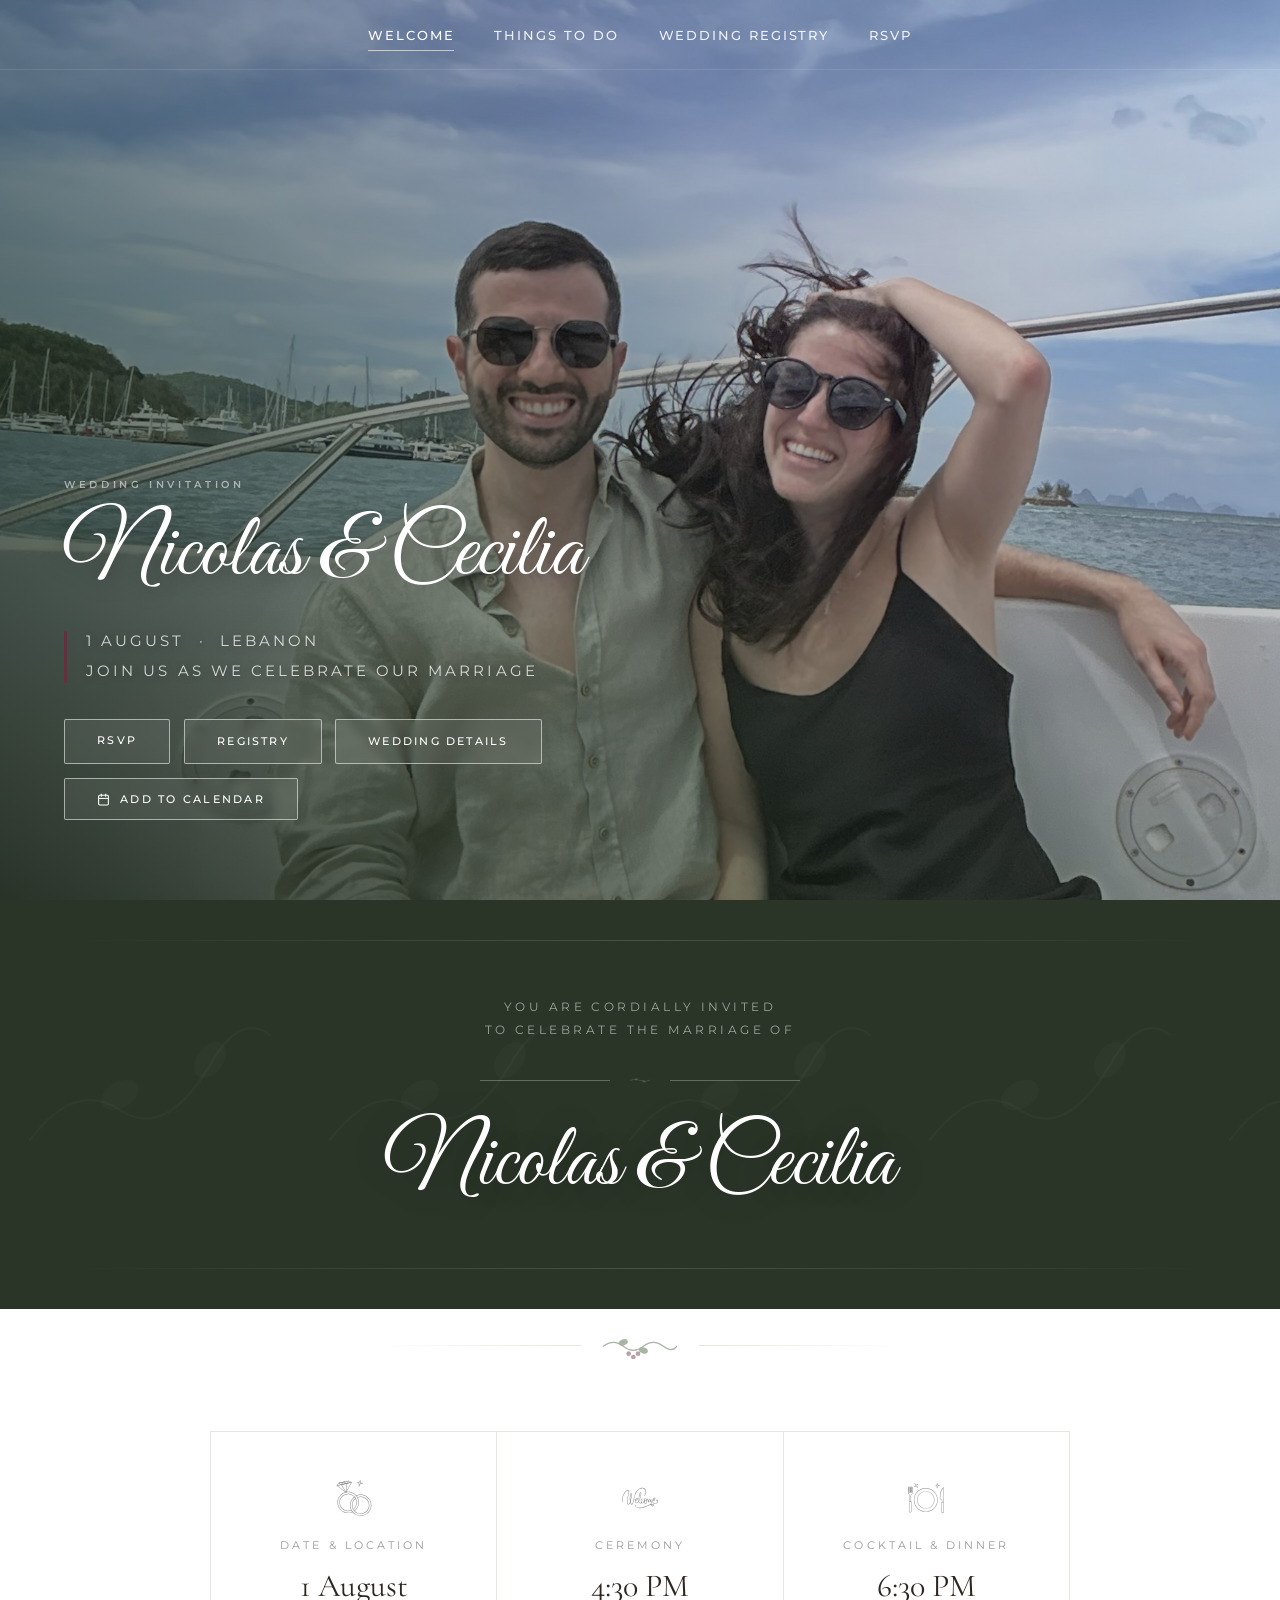
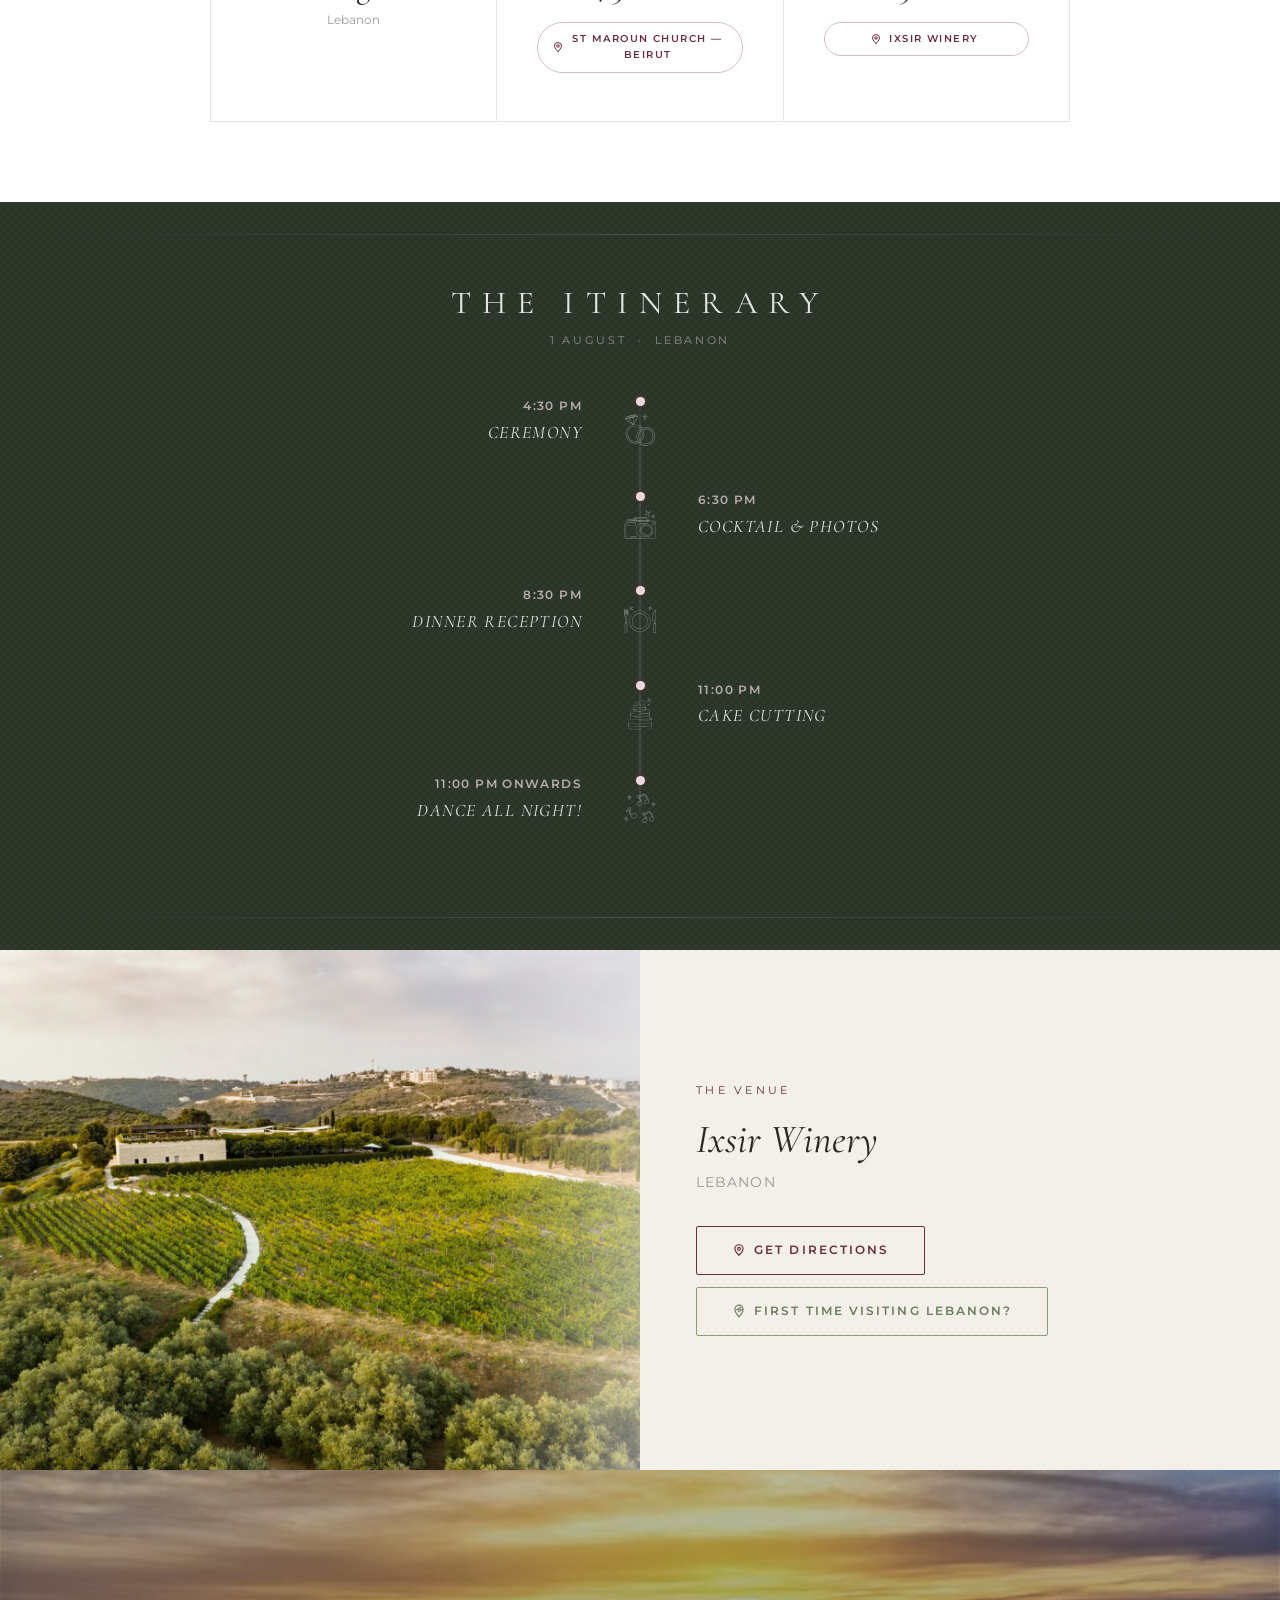
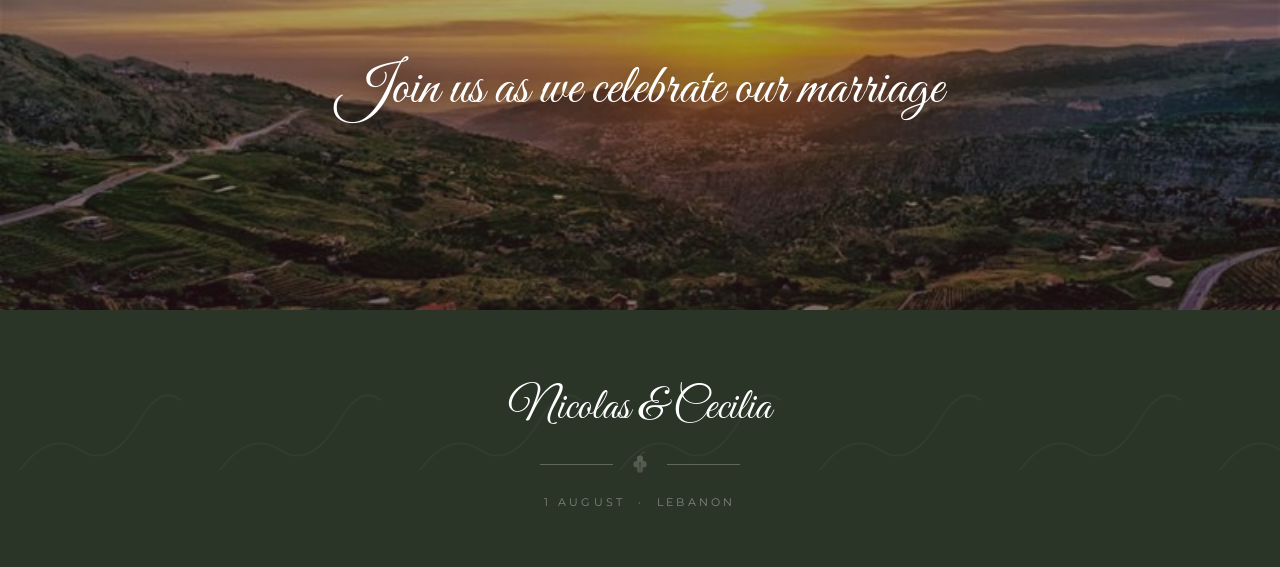
<file: index.html>
<!DOCTYPE html>
<html lang="en">
<head>
    <meta charset="UTF-8">
    <meta name="viewport" content="width=device-width, initial-scale=1.0">
    <title>Nicolas & Cecilia — Wedding</title>

    <!-- Google Fonts -->
    <link rel="preconnect" href="https://fonts.googleapis.com">
    <link rel="preconnect" href="https://fonts.gstatic.com" crossorigin>
    <link href="https://fonts.googleapis.com/css2?family=Cormorant+Garamond:ital,wght@0,400;0,600;1,400&family=Great+Vibes&family=Montserrat:wght@300;400;500;600&display=swap" rel="stylesheet">

    <!-- Stylesheets -->
    <link rel="stylesheet" href="css/style.css">

    <!-- Leaflet CSS (local copy for offline support) -->
    <link rel="stylesheet" href="css/leaflet.css">

    <style>
    /* ============================================================
       HOME PAGE — WINERY EDITION
    ============================================================ */

    /* ---- HERO (home page overrides only) ---- */
    .hero {
        background-image: url('images/Home Page/Picture 1 - Background.jpg');
        background-size: cover;
        background-position: center 30%;
    }
    /* On mobile: portrait crop + taller hero so content clears the photo */
    @media (max-width: 768px) {
        .hero {
            background-image: url('images/Home Page/Picture 1 - Mobile.jpg');
            background-position: 35% top;
            height: 100svh;
            min-height: 680px;
        }
    }
    /* Winery-toned overlay: deep forest-green bottom-left → wine dark */
    .hero::before {
        background: linear-gradient(
            to top right,
            rgba(22, 32, 18, 0.88) 0%,
            rgba(32, 44, 28, 0.55) 38%,
            rgba(46, 18, 28, 0.22) 70%,
            rgba(22, 14, 10, 0.04) 100%
        );
    }

    .btn-outline-white {
        display: inline-block;
        font-family: var(--font-body);
        font-size: 0.7rem;
        font-weight: 500;
        letter-spacing: 0.2em;
        text-transform: uppercase;
        padding: 0.8rem 2rem;
        border: 1px solid rgba(255,255,255,0.55);
        color: #fff;
        border-radius: 2px;
        transition: all 0.35s;
        text-decoration: none;
        cursor: pointer;
        background: rgba(255,255,255,0.07);
        backdrop-filter: blur(4px);
        -webkit-backdrop-filter: blur(4px);
    }
    .btn-outline-white:hover {
        background: rgba(255,255,255,0.2);
        border-color: rgba(255,255,255,0.9);
        color: #fff;
    }


    /* ---- SECTION 2: INVITATION (elegant typographic panel) ---- */
    .invitation-section {
        background-color: var(--forest);
        background-image: url("data:image/svg+xml,%3Csvg xmlns='http://www.w3.org/2000/svg' width='300' height='300'%3E%3Cpath d='M30 240 Q75 180 120 210 Q165 240 210 165 Q240 112 270 135' stroke='rgba(255,255,255,0.025)' stroke-width='2' fill='none' stroke-linecap='round'/%3E%3Cellipse cx='120' cy='195' rx='20' ry='13' transform='rotate(-30 120 195)' fill='rgba(255,255,255,0.02)'/%3E%3Cellipse cx='210' cy='160' rx='20' ry='13' transform='rotate(-55 210 160)' fill='rgba(255,255,255,0.02)'/%3E%3C/svg%3E");
        background-size: 300px 300px;
        padding: 6rem 2rem;
        text-align: center;
        color: #fff;
        position: relative;
    }

    .invitation-section::before {
        content: '';
        position: absolute;
        top: 2.5rem; left: 4rem; right: 4rem;
        height: 1px;
        background: linear-gradient(to right, transparent, rgba(255,255,255,0.15), transparent);
    }
    .invitation-section::after {
        content: '';
        position: absolute;
        bottom: 2.5rem; left: 4rem; right: 4rem;
        height: 1px;
        background: linear-gradient(to right, transparent, rgba(255,255,255,0.15), transparent);
    }

    .invitation-inner {
        max-width: 680px;
        margin: 0 auto;
    }

    .invitation-lead {
        font-family: var(--font-body);
        font-size: 0.72rem;
        letter-spacing: 0.3em;
        text-transform: uppercase;
        color: rgba(255,255,255,0.55);
        margin-bottom: 2.2rem;
        line-height: 2;
    }

    .invitation-names {
        font-family: var(--font-script);
        font-size: clamp(3.5rem, 8vw, 5.5rem);
        color: #fff;
        line-height: 1.1;
        text-shadow: 0 2px 30px rgba(0,0,0,0.25);
    }

    /* Vine ornament between text and names */
    .invitation-ornament {
        display: flex;
        align-items: center;
        justify-content: center;
        gap: 1.2rem;
        margin: 1.8rem auto 2rem;
        max-width: 320px;
        opacity: 0.45;
    }
    .invitation-ornament::before,
    .invitation-ornament::after {
        content: '';
        flex: 1;
        height: 1px;
        background: rgba(255,255,255,0.6);
    }
    .invitation-ornament svg {
        width: 22px;
        flex-shrink: 0;
    }


    /* ---- SECTION 3: VINE SEPARATOR (between sections) ---- */
    .vine-divider {
        display: flex;
        align-items: center;
        justify-content: center;
        gap: 1.2rem;
        padding: 0.5rem 2rem;
        background: var(--warm-white);
    }
    .vine-divider::before,
    .vine-divider::after {
        content: '';
        flex: 1;
        max-width: 200px;
        height: 1px;
        background: linear-gradient(to right, transparent, var(--border-light));
    }
    .vine-divider::after {
        background: linear-gradient(to left, transparent, var(--border-light));
    }
    .vine-divider svg {
        width: 48px;
        flex-shrink: 0;
        opacity: 0.55;
    }


    /* ---- SECTION 3: INFO CARDS ---- */
    .info-cards-section {
        background: var(--warm-white);
        padding: 3rem 2rem 5rem;
    }

    .info-cards {
        display: flex;
        gap: 0;
        justify-content: center;
        flex-wrap: wrap;
        margin-top: 0;
        border: 1px solid var(--border-light);
        max-width: 860px;
        margin: 0 auto;
    }

    .info-card {
        text-align: center;
        padding: 3rem 2.5rem;
        min-width: 240px;
        flex: 1;
        border-right: 1px solid var(--border-light);
        position: relative;
    }
    .info-card:last-child { border-right: none; }

    .info-card .card-icon {
        width: 36px;
        height: 36px;
        margin: 0 auto 1.3rem;
        opacity: 0.6;
    }

    .info-card .card-label {
        font-family: var(--font-body);
        font-size: 0.68rem;
        letter-spacing: 0.28em;
        text-transform: uppercase;
        color: var(--text-light);
        margin-bottom: 0.7rem;
    }

    .info-card .card-value {
        font-family: var(--font-heading);
        font-size: 2rem;
        color: var(--text-dark);
        line-height: 1.25;
        font-weight: 400;
    }

    .info-card .card-sub {
        font-family: var(--font-body);
        font-size: 0.78rem;
        color: var(--text-light);
        margin-top: 0.3rem;
    }

    /* Sleek pill location button */
    .card-place-btn {
        display: inline-flex;
        align-items: center;
        gap: 0.45rem;
        font-family: var(--font-body);
        font-size: 0.65rem;
        font-weight: 600;
        letter-spacing: 0.14em;
        text-transform: uppercase;
        color: var(--wine);
        background: transparent;
        border: 1px solid rgba(107,45,62,0.3);
        border-radius: 50px;
        padding: 0.5rem 1.1rem 0.5rem 0.85rem;
        margin-top: 1rem;
        transition: background 0.25s, border-color 0.25s, color 0.25s;
        text-decoration: none;
    }
    .card-place-btn svg {
        width: 12px;
        height: 12px;
        flex-shrink: 0;
    }
    .card-place-btn:hover {
        background: var(--wine);
        border-color: var(--wine);
        color: #fff;
    }
    .card-place-btn:hover svg path { stroke: #fff; }


    /* ---- MAPS SECTION ---- */
    .maps-section {
        background: var(--parchment);
        background-image:
            repeating-linear-gradient(45deg,  rgba(0,0,0,0.01) 0, rgba(0,0,0,0.01) 1px, transparent 0, transparent 50%),
            repeating-linear-gradient(-45deg, rgba(0,0,0,0.01) 0, rgba(0,0,0,0.01) 1px, transparent 0, transparent 50%);
        background-size: 8px 8px;
        padding: 4rem 2rem;
    }

    .maps-grid {
        display: grid;
        grid-template-columns: 1fr 1fr;
        gap: 2rem;
        max-width: 1100px;
        margin: 0 auto;
    }

    .map-card {
        background: #fff;
        box-shadow:
            0 0 0 1px rgba(107,45,62,0.12),
            0 4px 24px rgba(0,0,0,0.06);
        overflow: hidden;
        display: flex;
        flex-direction: column;
    }

    .map-card-label {
        padding: 1.5rem 1.8rem 1.2rem;
        border-bottom: 1px solid var(--border-light);
    }

    .map-card-tag {
        display: inline-block;
        font-family: var(--font-body);
        font-size: 0.62rem;
        font-weight: 600;
        letter-spacing: 0.2em;
        text-transform: uppercase;
        color: var(--wine);
        background: rgba(107,45,62,0.07);
        border-radius: 50px;
        padding: 0.25rem 0.75rem;
        margin-bottom: 0.6rem;
    }

    .map-card-title {
        font-family: var(--font-heading);
        font-size: 1.4rem;
        color: var(--text-dark);
        font-style: italic;
        margin-bottom: 0.2rem;
    }

    .map-card-sub {
        font-family: var(--font-body);
        font-size: 0.73rem;
        color: var(--text-light);
        letter-spacing: 0.06em;
    }

    .map-embed {
        height: 300px;
        position: relative;
        overflow: hidden;
        flex: 1;
        /* Override default Leaflet link colour to match site theme */
    }

    /* Leaflet attribution link colour */
    .map-embed .leaflet-control-attribution a {
        color: var(--wine) !important;
    }

    .map-card-btn {
        display: block;
        text-align: center;
        font-family: var(--font-body);
        font-size: 0.68rem;
        font-weight: 600;
        letter-spacing: 0.16em;
        text-transform: uppercase;
        color: var(--wine);
        padding: 0.9rem 1.5rem;
        border-top: 1px solid var(--border-light);
        transition: background 0.25s, color 0.25s;
        text-decoration: none;
    }

    .map-card-btn:hover {
        background: var(--wine);
        color: #fff;
    }

    @media (max-width: 768px) {
        .maps-grid { grid-template-columns: 1fr; gap: 1.5rem; }
        .map-embed { height: 240px; }
        .maps-section { padding: 3rem 1.5rem; }
    }


    /* ---- SECTION 4: ITINERARY (winery cellar feel) ---- */
    .itinerary-section {
        background-color: var(--forest);
        /* Subtle linen cross-hatch — matches the parchment section texture above */
        background-image:
            repeating-linear-gradient(45deg,  rgba(255,255,255,0.025) 0, rgba(255,255,255,0.025) 1px, transparent 0, transparent 50%),
            repeating-linear-gradient(-45deg, rgba(255,255,255,0.025) 0, rgba(255,255,255,0.025) 1px, transparent 0, transparent 50%);
        background-size: 8px 8px;
        padding: 5rem 2rem;
        position: relative;
    }

    /* Thin top/bottom border inside the section */
    .itinerary-section::before {
        content: '';
        position: absolute;
        top: 2rem; left: 3rem; right: 3rem;
        height: 1px;
        background: linear-gradient(to right, transparent, rgba(255,255,255,0.12), transparent);
    }
    .itinerary-section::after {
        content: '';
        position: absolute;
        bottom: 2rem; left: 3rem; right: 3rem;
        height: 1px;
        background: linear-gradient(to right, transparent, rgba(255,255,255,0.12), transparent);
    }

    /* Section heading styled like a winery program title */
    .itinerary-heading {
        font-family: var(--font-heading);
        font-size: clamp(1.4rem, 3vw, 2rem);
        letter-spacing: 0.35em;
        text-transform: uppercase;
        color: rgba(255,255,255,0.88);
        text-align: center;
        margin-bottom: 0.5rem;
    }
    .itinerary-subheading {
        font-family: var(--font-body);
        font-size: 0.68rem;
        letter-spacing: 0.25em;
        text-transform: uppercase;
        color: rgba(232,213,217,0.55);
        text-align: center;
        margin-bottom: 3rem;
    }

    /* Timeline */
    .itinerary-timeline {
        position: relative;
        max-width: 780px;
        margin: 0 auto;
    }
    .itinerary-timeline::before {
        content: '';
        position: absolute;
        top: 0; bottom: 0;
        left: 50%;
        transform: translateX(-50%);
        width: 1px;
        background: linear-gradient(to bottom, transparent, rgba(255,255,255,0.18) 8%, rgba(255,255,255,0.18) 92%, transparent);
    }

    .timeline-row {
        display: grid;
        grid-template-columns: 1fr 52px 1fr;
        align-items: center;
        margin-bottom: 2.8rem;
    }
    .timeline-left  { text-align: right; padding-right: 2rem; }
    .timeline-right { text-align: left;  padding-left:  2rem; }

    .timeline-center {
        display: flex;
        flex-direction: column;
        align-items: center;
        gap: 0.5rem;
        position: relative;
        z-index: 2;
    }
    .timeline-dot {
        width: 9px; height: 9px;
        border-radius: 50%;
        background: var(--wine-light);
        border: 2px solid rgba(255,255,255,0.2);
        box-shadow: 0 0 0 2px rgba(107,45,62,0.4);
        flex-shrink: 0;
    }
    .timeline-icon {
        width: 32px; height: 32px;
        object-fit: contain;
        opacity: 0.45;
        filter: brightness(0) invert(1);
    }

    .timeline-time {
        font-family: var(--font-body);
        font-size: 0.72rem;
        font-weight: 600;
        letter-spacing: 0.12em;
        color: rgba(232,213,217,0.75);
        text-transform: uppercase;
        margin-bottom: 0.2rem;
    }
    .timeline-label {
        font-family: var(--font-heading);
        font-size: 1.1rem;
        letter-spacing: 0.08em;
        text-transform: uppercase;
        color: rgba(255,255,255,0.88);
        font-style: italic;
    }


    /* ---- SECTION 5: VENUE ---- */
    .venue-section {
        display: grid;
        grid-template-columns: 1fr 1fr;
        min-height: 520px;
    }
    .venue-img {
        background: url('images/Home Page/winery.webp') center/cover no-repeat;
        min-height: 420px;
        position: relative;
    }
    /* Subtle wine-toned edge vignette on venue photo */
    .venue-img::after {
        content: '';
        position: absolute;
        inset: 0;
        background: linear-gradient(to right, transparent 75%, rgba(250,248,245,0.5));
    }
    .venue-info {
        display: flex;
        flex-direction: column;
        justify-content: center;
        padding: 4rem 3.5rem;
        background: var(--parchment);
        background-image:
            repeating-linear-gradient(45deg,  rgba(0,0,0,0.01) 0, rgba(0,0,0,0.01) 1px, transparent 0, transparent 50%),
            repeating-linear-gradient(-45deg, rgba(0,0,0,0.01) 0, rgba(0,0,0,0.01) 1px, transparent 0, transparent 50%);
        background-size: 8px 8px;
    }
    .venue-info h2 {
        font-family: var(--font-body);
        font-size: 0.68rem;
        letter-spacing: 0.3em;
        text-transform: uppercase;
        color: var(--wine);
        margin-bottom: 1rem;
    }
    .venue-info h3 {
        font-family: var(--font-heading);
        font-size: 2.5rem;
        margin-bottom: 0.4rem;
        color: var(--text-dark);
        font-style: italic;
    }
    .venue-info p {
        color: var(--text-light);
        margin-bottom: 2rem;
        letter-spacing: 0.08em;
        font-size: 0.85rem;
        text-transform: uppercase;
    }
    .btn-directions {
        display: inline-flex;
        align-items: center;
        gap: 0.5rem;
        font-family: var(--font-body);
        font-size: 0.72rem;
        font-weight: 600;
        letter-spacing: 0.18em;
        text-transform: uppercase;
        padding: 0.9rem 2.2rem;
        border: 1px solid var(--wine);
        color: var(--wine);
        border-radius: 2px;
        transition: all 0.3s;
        text-decoration: none;
        cursor: pointer;
        width: fit-content;
    }
    .btn-directions:hover {
        background: var(--wine);
        color: #fff;
    }
    .btn-directions-outline {
        background: transparent;
        color: var(--sage-dark);
        border-color: var(--sage);
    }
    .btn-directions-outline:hover {
        background: var(--sage-dark);
        border-color: var(--sage-dark);
        color: #fff;
    }

    /* ---- ADD TO CALENDAR MODAL ---- */
    .cal-modal {
        position: fixed;
        inset: 0;
        z-index: 2000;
        display: flex;
        align-items: center;
        justify-content: center;
        padding: 1.5rem;
    }
    .cal-modal[hidden] { display: none; }

    .cal-modal-backdrop {
        position: absolute;
        inset: 0;
        background: rgba(20, 14, 10, 0.65);
        backdrop-filter: blur(6px);
        -webkit-backdrop-filter: blur(6px);
        animation: calFadeIn 0.22s ease both;
    }

    .cal-modal-card {
        position: relative;
        z-index: 1;
        background: var(--cream);
        border-radius: 16px;
        box-shadow:
            0 0 0 1px rgba(107,45,62,0.1),
            0 24px 80px rgba(0,0,0,0.28);
        width: 100%;
        max-width: 420px;
        overflow: hidden;
        animation: calSlideUp 0.28s cubic-bezier(0.22,1,0.36,1) both;
    }

    .cal-modal-close {
        position: absolute;
        top: 1rem;
        right: 1rem;
        background: rgba(0,0,0,0.06);
        border: none;
        border-radius: 50%;
        width: 32px;
        height: 32px;
        display: flex;
        align-items: center;
        justify-content: center;
        cursor: pointer;
        color: var(--text-medium);
        transition: background 0.2s, color 0.2s;
        z-index: 2;
    }
    .cal-modal-close:hover {
        background: rgba(107,45,62,0.1);
        color: var(--wine);
    }

    .cal-modal-header {
        background: var(--forest);
        background-image:
            repeating-linear-gradient(45deg,  rgba(255,255,255,0.025) 0, rgba(255,255,255,0.025) 1px, transparent 0, transparent 50%),
            repeating-linear-gradient(-45deg, rgba(255,255,255,0.025) 0, rgba(255,255,255,0.025) 1px, transparent 0, transparent 50%);
        background-size: 8px 8px;
        padding: 2.2rem 2rem 1.8rem;
        text-align: center;
        color: #fff;
    }

    .cal-modal-icon {
        width: 44px;
        height: 44px;
        background: rgba(255,255,255,0.12);
        border-radius: 10px;
        display: flex;
        align-items: center;
        justify-content: center;
        margin: 0 auto 1rem;
        color: rgba(255,255,255,0.9);
    }
    .cal-modal-icon svg { width: 22px; height: 22px; }

    .cal-modal-title {
        font-family: var(--font-heading);
        font-size: 0.7rem;
        font-weight: 600;
        letter-spacing: 0.28em;
        text-transform: uppercase;
        color: rgba(255,255,255,0.5);
        margin-bottom: 0.4rem;
    }
    .cal-modal-event {
        font-family: var(--font-script);
        font-size: 2rem;
        color: #fff;
        line-height: 1.2;
        margin-bottom: 0.5rem;
    }
    .cal-modal-meta {
        font-family: var(--font-body);
        font-size: 0.72rem;
        letter-spacing: 0.14em;
        text-transform: uppercase;
        color: rgba(255,255,255,0.5);
    }

    .cal-modal-options {
        padding: 1rem 0;
    }

    .cal-modal-btn {
        display: flex;
        align-items: center;
        gap: 1rem;
        width: 100%;
        padding: 0.9rem 1.5rem;
        background: transparent;
        border: none;
        cursor: pointer;
        text-align: left;
        text-decoration: none;
        color: var(--text-dark);
        transition: background 0.18s;
        border-top: 1px solid var(--border-light);
    }
    .cal-modal-btn:first-child { border-top: none; }
    .cal-modal-btn:hover {
        background: rgba(107,45,62,0.04);
    }
    .cal-modal-btn strong {
        display: block;
        font-family: var(--font-body);
        font-size: 0.88rem;
        font-weight: 600;
        color: var(--text-dark);
        letter-spacing: 0.02em;
    }
    .cal-modal-btn small {
        font-family: var(--font-body);
        font-size: 0.72rem;
        color: var(--text-light);
        letter-spacing: 0.02em;
    }
    .cal-modal-btn:hover strong { color: var(--wine); }
    .cal-arrow { margin-left: auto; color: var(--text-light); flex-shrink: 0; }
    .cal-modal-btn:hover .cal-arrow { color: var(--wine); }

    @keyframes calFadeIn  { from { opacity: 0; } to { opacity: 1; } }
    @keyframes calSlideUp { from { opacity: 0; transform: translateY(24px) scale(0.97); } to { opacity: 1; transform: translateY(0) scale(1); } }

    /* ---- INFO CARDS — equal button widths ---- */
    .info-card .card-place-btn {
        width: 100%;
        justify-content: center;
    }


    /* ---- PHOTO STRIP ---- */
    .photo-strip {
        height: 440px;
        background-size: cover;
        background-position: center;
        background-repeat: no-repeat;
        position: relative;
        display: flex;
        align-items: center;
        justify-content: center;
    }
    .photo-strip::before {
        content: '';
        position: absolute; inset: 0;
        background: linear-gradient(
            to bottom,
            rgba(32,44,28,0.3) 0%,
            rgba(46,18,28,0.55) 100%
        );
    }
    .photo-strip-content {
        position: relative;
        z-index: 2;
        text-align: center;
        padding: 0 2rem;
    }
    .photo-strip-text {
        color: #fff;
        font-family: var(--font-script);
        font-size: clamp(2.2rem, 5vw, 3.5rem);
        text-shadow: 0 2px 20px rgba(0,0,0,0.4);
        line-height: 1.3;
    }
    .photo-strip-sub {
        font-family: var(--font-body);
        font-size: 0.68rem;
        letter-spacing: 0.3em;
        text-transform: uppercase;
        color: rgba(255,255,255,0.65);
        margin-top: 1rem;
    }


    /* ---- FOOTER ---- */
    .site-footer {
        background: var(--forest);
        background-image: url("data:image/svg+xml,%3Csvg xmlns='http://www.w3.org/2000/svg' width='200' height='200'%3E%3Cpath d='M20 160 Q50 120 80 140 Q110 160 140 110 Q160 75 180 90' stroke='rgba(255,255,255,0.03)' stroke-width='1.8' fill='none' stroke-linecap='round'/%3E%3C/svg%3E");
        background-size: 200px 200px;
        color: rgba(255,255,255,0.85);
        text-align: center;
        padding: 4.5rem 2rem 3.5rem;
    }
    .footer-script {
        font-family: var(--font-script);
        font-size: 2.8rem;
        color: #fff;
        margin-bottom: 0.5rem;
        line-height: 1.2;
    }
    .footer-ornament {
        display: flex;
        align-items: center;
        justify-content: center;
        gap: 1rem;
        margin: 1rem auto;
        max-width: 200px;
    }
    .footer-ornament::before,
    .footer-ornament::after {
        content: '';
        flex: 1;
        height: 1px;
        background: rgba(255,255,255,0.25);
    }
    .footer-ornament svg {
        width: 22px;
        opacity: 0.5;
    }
    .footer-date {
        font-family: var(--font-body);
        font-size: 0.68rem;
        letter-spacing: 0.3em;
        text-transform: uppercase;
        color: rgba(255,255,255,0.4);
        margin-top: 0.5rem;
    }


    /* ---- RESPONSIVE ---- */
    @media (max-width: 768px) {
        .venue-section { grid-template-columns: 1fr; }
        .venue-img { min-height: 280px; }
        .venue-img::after { background: linear-gradient(to bottom, transparent 80%, rgba(250,248,245,0.5)); }
        .venue-info { padding: 2.5rem 1.5rem; }

        .photo-strip { height: 280px; }

        .info-cards {
            flex-direction: column;
            border: none;
            gap: 0;
        }
        .info-card {
            border-right: none;
            border-bottom: 1px solid var(--border-light);
            padding: 2rem 1.5rem;
        }
        .info-card:last-child { border-bottom: none; }

        .invitation-section { padding: 4rem 1.5rem; }
        .invitation-section::before,
        .invitation-section::after { left: 1.5rem; right: 1.5rem; }

        /* Timeline stacks left on mobile */
        .itinerary-timeline::before { left: 26px; transform: none; }
        .timeline-row {
            display: flex;
            align-items: center;
            margin-bottom: 2rem;
        }
        .timeline-center { order: 1; flex-shrink: 0; width: 52px; }
        .timeline-left,
        .timeline-right { order: 2; text-align: left; padding-left: 1rem; padding-right: 0; }
        .timeline-empty { display: none; }

        .itinerary-section::before,
        .itinerary-section::after { left: 1.5rem; right: 1.5rem; }
    }

    @media (max-width: 480px) {
        .photo-strip { height: 220px; }
        .photo-strip-text { font-size: 2rem; }
    }
    </style>
</head>
<body>
    <!-- Navigation -->
    <nav class="site-nav" id="site-nav">
        <button class="nav-toggle" aria-label="Toggle navigation" aria-expanded="false">
            <span></span><span></span><span></span>
        </button>
        <ul class="nav-links">
            <li><a href="index.html">Welcome</a></li>
            <li><a href="travel.html">Things to Do</a></li>
            <li><a href="registry.html">Wedding Registry</a></li>
            <li><a href="rsvp.html">RSVP</a></li>
        </ul>
    </nav>

    <main>

        <!-- ==================== SECTION 1: HERO ==================== -->
        <section class="hero">
            <div class="hero-content">
                <span class="hero-page-label">Wedding Invitation</span>
                <h1 class="script-heading">Nicolas &amp; Cecilia</h1>
                <div class="hero-accent-block">
                    <div class="hero-accent-line"></div>
                    <div class="hero-subtitle-block">
                        <p>1 August &nbsp;·&nbsp; Lebanon</p>
                        <p>Join us as we celebrate our marriage</p>
                    </div>
                </div>
                <div class="hero-cta">
                    <a href="rsvp.html" class="btn-outline-white">RSVP</a>
                    <a href="registry.html" class="btn-outline-white">Registry</a>
                    <a href="#wedding-details" class="btn-outline-white">Wedding Details</a>
                    <button class="btn-outline-white" id="cal-trigger" onclick="openCalModal()">
                        <svg viewBox="0 0 24 24" fill="none" xmlns="http://www.w3.org/2000/svg" style="width:13px;height:13px;vertical-align:middle;margin-right:5px;flex-shrink:0;">
                            <rect x="3" y="4" width="18" height="18" rx="2" stroke="currentColor" stroke-width="2"/>
                            <line x1="16" y1="2" x2="16" y2="6" stroke="currentColor" stroke-width="2" stroke-linecap="round"/>
                            <line x1="8" y1="2" x2="8" y2="6" stroke="currentColor" stroke-width="2" stroke-linecap="round"/>
                            <line x1="3" y1="10" x2="21" y2="10" stroke="currentColor" stroke-width="2"/>
                        </svg>
                        Add to Calendar
                    </button>
                </div>
            </div>
        </section>


        <!-- ==================== SECTION 2: INVITATION ==================== -->
        <section class="invitation-section">
            <div class="invitation-inner fade-in">

                <p class="invitation-lead">You are cordially invited<br>to celebrate the marriage of</p>

                <!-- Vine ornament divider -->
                <div class="invitation-ornament">
                    <svg viewBox="0 0 80 24" xmlns="http://www.w3.org/2000/svg" fill="none">
                        <path d="M5 12 Q20 4 40 12 Q60 20 75 12" stroke="rgba(255,255,255,0.7)" stroke-width="1.4" stroke-linecap="round"/>
                        <ellipse cx="26" cy="8" rx="6" ry="4" transform="rotate(-20 26 8)" fill="rgba(255,255,255,0.25)"/>
                        <ellipse cx="54" cy="16" rx="6" ry="4" transform="rotate(20 54 16)" fill="rgba(255,255,255,0.25)"/>
                    </svg>
                </div>

                <p class="invitation-names">Nicolas &amp; Cecilia</p>

            </div>
        </section>


        <!-- Vine divider between sections -->
        <div class="vine-divider" style="background:var(--warm-white); padding: 1.5rem 2rem;">
            <svg viewBox="0 0 120 40" xmlns="http://www.w3.org/2000/svg" fill="none" style="width:80px;opacity:0.45;">
                <path d="M5 20 Q20 8 35 20 Q50 32 65 20 Q80 8 95 20 Q108 30 115 20" stroke="#3d5c38" stroke-width="1.8" stroke-linecap="round"/>
                <ellipse cx="35" cy="14" rx="7" ry="4.5" transform="rotate(-20 35 14)" fill="#3d5c38"/>
                <ellipse cx="65" cy="26" rx="7" ry="4.5" transform="rotate(20 65 26)" fill="#3d5c38"/>
                <circle cx="50" cy="36" r="3.5" fill="#6b2d3e"/>
                <circle cx="57" cy="31" r="3.5" fill="#6b2d3e"/>
                <circle cx="43" cy="31" r="3.5" fill="#6b2d3e"/>
            </svg>
        </div>


        <!-- ==================== SECTION 3: DATE / CEREMONY / DINNER ==================== -->
        <section class="info-cards-section" id="wedding-details">
            <div class="info-cards">

                <!-- Date & Location -->
                <div class="info-card">
                    <img src="images/Rings.svg" alt="Date" class="card-icon">
                    <p class="card-label">Date &amp; Location</p>
                    <p class="card-value">1 August</p>
                    <p class="card-sub">Lebanon</p>
                </div>

                <!-- Ceremony -->
                <div class="info-card">
                    <img src="images/Welcome.svg" alt="Ceremony" class="card-icon">
                    <p class="card-label">Ceremony</p>
                    <p class="card-value">4:30 PM</p>
                    <a href="https://maps.app.goo.gl/B5763VcUenxgmd44A" target="_blank" class="card-place-btn">
                        <svg viewBox="0 0 24 24" fill="none" xmlns="http://www.w3.org/2000/svg">
                            <path d="M12 21s-7-6.5-7-11a7 7 0 0 1 14 0c0 4.5-7 11-7 11z" stroke="currentColor" stroke-width="2" stroke-linecap="round"/>
                            <circle cx="12" cy="10" r="2.5" stroke="currentColor" stroke-width="2"/>
                        </svg>
                        St Maroun Church — Beirut
                    </a>
                </div>

                <!-- Cocktail & Dinner -->
                <div class="info-card">
                    <img src="images/Dinner.svg" alt="Dinner" class="card-icon">
                    <p class="card-label">Cocktail &amp; Dinner</p>
                    <p class="card-value">6:30 PM</p>
                    <a href="https://maps.app.goo.gl/fbhv8z9wLBR5VeKf6" target="_blank" class="card-place-btn">
                        <svg viewBox="0 0 24 24" fill="none" xmlns="http://www.w3.org/2000/svg">
                            <path d="M12 21s-7-6.5-7-11a7 7 0 0 1 14 0c0 4.5-7 11-7 11z" stroke="currentColor" stroke-width="2" stroke-linecap="round"/>
                            <circle cx="12" cy="10" r="2.5" stroke="currentColor" stroke-width="2"/>
                        </svg>
                        Ixsir Winery
                    </a>
                </div>

            </div>
        </section>


        <!-- ==================== SECTION 4: ITINERARY ==================== -->
        <section class="itinerary-section">
            <div class="section-content">
                <h2 class="itinerary-heading">The Itinerary</h2>
                <p class="itinerary-subheading">1 August &nbsp;·&nbsp; Lebanon</p>

                <div class="itinerary-timeline">

                    <!-- Ceremony — LEFT -->
                    <div class="timeline-row left-item">
                        <div class="timeline-left">
                            <p class="timeline-time">4:30 PM</p>
                            <p class="timeline-label">Ceremony</p>
                        </div>
                        <div class="timeline-center">
                            <div class="timeline-dot"></div>
                            <img src="images/Rings.svg" alt="" class="timeline-icon">
                        </div>
                        <div class="timeline-empty"></div>
                    </div>

                    <!-- Cocktail & Photos — RIGHT -->
                    <div class="timeline-row right-item">
                        <div class="timeline-empty"></div>
                        <div class="timeline-center">
                            <div class="timeline-dot"></div>
                            <img src="images/Camera.svg" alt="" class="timeline-icon">
                        </div>
                        <div class="timeline-right">
                            <p class="timeline-time">6:30 PM</p>
                            <p class="timeline-label">Cocktail &amp; Photos</p>
                        </div>
                    </div>

                    <!-- Dinner Reception — LEFT -->
                    <div class="timeline-row left-item">
                        <div class="timeline-left">
                            <p class="timeline-time">8:30 PM</p>
                            <p class="timeline-label">Dinner Reception</p>
                        </div>
                        <div class="timeline-center">
                            <div class="timeline-dot"></div>
                            <img src="images/Dinner.svg" alt="" class="timeline-icon">
                        </div>
                        <div class="timeline-empty"></div>
                    </div>

                    <!-- Cake Cutting — RIGHT -->
                    <div class="timeline-row right-item">
                        <div class="timeline-empty"></div>
                        <div class="timeline-center">
                            <div class="timeline-dot"></div>
                            <img src="images/Cake.svg" alt="" class="timeline-icon">
                        </div>
                        <div class="timeline-right">
                            <p class="timeline-time">11:00 PM</p>
                            <p class="timeline-label">Cake Cutting</p>
                        </div>
                    </div>

                    <!-- Dance All Night — LEFT -->
                    <div class="timeline-row left-item">
                        <div class="timeline-left">
                            <p class="timeline-time">11:00 PM onwards</p>
                            <p class="timeline-label">Dance All Night!</p>
                        </div>
                        <div class="timeline-center">
                            <div class="timeline-dot"></div>
                            <img src="images/Music.svg" alt="" class="timeline-icon">
                        </div>
                        <div class="timeline-empty"></div>
                    </div>

                </div>
            </div>
        </section>


        <!-- ==================== SECTION 5: VENUE ==================== -->
        <section class="section section-white" style="padding:0;">
            <div class="venue-section">
                <div class="venue-img"></div>
                <div class="venue-info">
                    <h2>The Venue</h2>
                    <h3>Ixsir Winery</h3>
                    <p>Lebanon</p>
                    <div style="display:flex; flex-direction:column; gap:0.75rem; align-items:flex-start;">
                        <a href="https://maps.app.goo.gl/fbhv8z9wLBR5VeKf6" class="btn-directions" target="_blank">
                            <svg viewBox="0 0 24 24" fill="none" xmlns="http://www.w3.org/2000/svg" style="width:14px;height:14px;flex-shrink:0;">
                                <path d="M12 21s-7-6.5-7-11a7 7 0 0 1 14 0c0 4.5-7 11-7 11z" stroke="currentColor" stroke-width="2" stroke-linecap="round"/>
                                <circle cx="12" cy="10" r="2.5" stroke="currentColor" stroke-width="2"/>
                            </svg>
                            Get Directions
                        </a>
                        <a href="travel.html" class="btn-directions btn-directions-outline">
                            <svg viewBox="0 0 24 24" fill="none" xmlns="http://www.w3.org/2000/svg" style="width:14px;height:14px;flex-shrink:0;">
                                <path d="M12 2C8.13 2 5 5.13 5 9c0 5.25 7 13 7 13s7-7.75 7-13c0-3.87-3.13-7-7-7z" stroke="currentColor" stroke-width="2" stroke-linecap="round"/>
                                <path d="M9 9l6-4-2 5 5-1-7 5 1-5-4 1z" stroke="currentColor" stroke-width="1.5" stroke-linecap="round" stroke-linejoin="round"/>
                            </svg>
                            First time visiting Lebanon?
                        </a>
                    </div>
                </div>
            </div>
        </section>


        <!-- ==================== SECTION 6: PHOTO STRIP ==================== -->
        <section class="photo-strip" style="background-image: url('images/Home Page/lebanon-sunset-mountains-scenery-sunsets-sunset-6-3-2019-10-53-29-pm-m.jpg');">
            <div class="photo-strip-content">
                <p class="photo-strip-text">Join us as we celebrate our marriage</p>
            </div>
        </section>

    </main>


    <!-- ==================== ADD TO CALENDAR MODAL ==================== -->
    <div id="cal-modal" class="cal-modal" hidden role="dialog" aria-modal="true" aria-labelledby="cal-modal-title">
        <div class="cal-modal-backdrop" onclick="closeCalModal()"></div>
        <div class="cal-modal-card">

            <!-- Close button -->
            <button class="cal-modal-close" onclick="closeCalModal()" aria-label="Close">
                <svg viewBox="0 0 24 24" fill="none" xmlns="http://www.w3.org/2000/svg" width="18" height="18">
                    <line x1="18" y1="6" x2="6" y2="18" stroke="currentColor" stroke-width="2" stroke-linecap="round"/>
                    <line x1="6" y1="6" x2="18" y2="18" stroke="currentColor" stroke-width="2" stroke-linecap="round"/>
                </svg>
            </button>

            <!-- Header -->
            <div class="cal-modal-header">
                <div class="cal-modal-icon">
                    <svg viewBox="0 0 24 24" fill="none" xmlns="http://www.w3.org/2000/svg">
                        <rect x="3" y="4" width="18" height="18" rx="2" stroke="currentColor" stroke-width="1.8"/>
                        <line x1="16" y1="2" x2="16" y2="6" stroke="currentColor" stroke-width="1.8" stroke-linecap="round"/>
                        <line x1="8" y1="2" x2="8" y2="6" stroke="currentColor" stroke-width="1.8" stroke-linecap="round"/>
                        <line x1="3" y1="10" x2="21" y2="10" stroke="currentColor" stroke-width="1.8"/>
                    </svg>
                </div>
                <h2 class="cal-modal-title" id="cal-modal-title">Save the Date</h2>
                <p class="cal-modal-event">Nicolas &amp; Cecilia's Wedding</p>
                <p class="cal-modal-meta">1 August 2026 &nbsp;·&nbsp; 4:30 PM &nbsp;·&nbsp; Lebanon</p>
            </div>

            <!-- Options -->
            <div class="cal-modal-options">
                <a id="cal-google-link" href="#" target="_blank" rel="noopener" class="cal-modal-btn" onclick="closeCalModal()">
                    <svg viewBox="0 0 24 24" width="20" height="20" fill="none" xmlns="http://www.w3.org/2000/svg"><rect x="3" y="4" width="18" height="18" rx="2" fill="#4285F4" stroke="none"/><rect x="3" y="4" width="18" height="9" fill="#4285F4" stroke="none"/><rect x="3" y="13" width="18" height="9" rx="0 0 2 2" fill="#fff" stroke="none"/><line x1="3" y1="13" x2="21" y2="13" stroke="#E0E0E0" stroke-width="1"/><text x="12" y="21" font-family="Arial" font-size="7" font-weight="bold" fill="#4285F4" text-anchor="middle">G</text></svg>
                    <span>
                        <strong>Google Calendar</strong>
                        <small>Opens in a new tab</small>
                    </span>
                    <svg class="cal-arrow" viewBox="0 0 24 24" fill="none" width="16" height="16"><path d="M9 18l6-6-6-6" stroke="currentColor" stroke-width="2" stroke-linecap="round" stroke-linejoin="round"/></svg>
                </a>

                <button class="cal-modal-btn" onclick="downloadIcs(); closeCalModal();">
                    <svg viewBox="0 0 24 24" width="20" height="20" fill="none" xmlns="http://www.w3.org/2000/svg"><rect x="3" y="4" width="18" height="18" rx="2" fill="#1a1a1a" stroke="none"/><line x1="3" y1="10" x2="21" y2="10" stroke="#fff" stroke-width="1.2"/><text x="12" y="20" font-family="Arial" font-size="6" font-weight="bold" fill="#fff" text-anchor="middle">iCAL</text></svg>
                    <span>
                        <strong>Apple Calendar</strong>
                        <small>Downloads .ics file</small>
                    </span>
                    <svg class="cal-arrow" viewBox="0 0 24 24" fill="none" width="16" height="16"><path d="M9 18l6-6-6-6" stroke="currentColor" stroke-width="2" stroke-linecap="round" stroke-linejoin="round"/></svg>
                </button>

                <button class="cal-modal-btn" onclick="downloadIcs(); closeCalModal();">
                    <svg viewBox="0 0 24 24" width="20" height="20" fill="none" xmlns="http://www.w3.org/2000/svg"><rect x="3" y="4" width="18" height="18" rx="2" fill="#0072C6" stroke="none"/><line x1="3" y1="10" x2="21" y2="10" stroke="#fff" stroke-width="1.2"/><text x="12" y="20" font-family="Arial" font-size="5.5" font-weight="bold" fill="#fff" text-anchor="middle">OL</text></svg>
                    <span>
                        <strong>Outlook</strong>
                        <small>Downloads .ics file</small>
                    </span>
                    <svg class="cal-arrow" viewBox="0 0 24 24" fill="none" width="16" height="16"><path d="M9 18l6-6-6-6" stroke="currentColor" stroke-width="2" stroke-linecap="round" stroke-linejoin="round"/></svg>
                </button>
            </div>

        </div>
    </div>


    <!-- ==================== FOOTER ==================== -->
    <footer class="site-footer">
        <p class="footer-script">Nicolas &amp; Cecilia</p>
        <div class="footer-ornament">
            <!-- Small grape cluster ornament -->
            <svg viewBox="0 0 50 60" xmlns="http://www.w3.org/2000/svg">
                <ellipse cx="25" cy="18" rx="7" ry="7.5" fill="rgba(232,213,217,0.5)"/>
                <ellipse cx="17" cy="30" rx="7" ry="7.5" fill="rgba(232,213,217,0.45)"/>
                <ellipse cx="33" cy="30" rx="7" ry="7.5" fill="rgba(232,213,217,0.45)"/>
                <ellipse cx="25" cy="42" rx="7" ry="7.5" fill="rgba(232,213,217,0.38)"/>
                <path d="M25 10 Q30 4 36 2" stroke="rgba(255,255,255,0.4)" stroke-width="1.5" fill="none" stroke-linecap="round"/>
            </svg>
        </div>
        <p class="footer-date">1 August &nbsp;·&nbsp; Lebanon</p>
    </footer>


    <!-- Leaflet JS (local copy for offline support) -->
    <script src="js/leaflet.js"></script>

    <!-- Scripts -->
    <script src="js/main.js"></script>
    <script>
        // Transparent nav → solid on scroll
        const nav = document.getElementById('site-nav');
        function updateNav() {
            nav.classList.toggle('scrolled', window.scrollY > 80);
        }
        window.addEventListener('scroll', updateNav, { passive: true });
        updateNav();

        // Smooth scroll for anchor links
        document.querySelectorAll('a[href^="#"]').forEach(anchor => {
            anchor.addEventListener('click', function(e) {
                const target = document.querySelector(this.getAttribute('href'));
                if (target) {
                    e.preventDefault();
                    target.scrollIntoView({ behavior: 'smooth', block: 'start' });
                }
            });
        });

        // ---- LEAFLET MAPS ----
        // Safe init: works whether DOMContentLoaded has fired or not
        function initMaps() {
            if (typeof L === 'undefined') return; // Leaflet not loaded yet

            // Tile layer: CartoDB Positron — clean, minimal, no API key needed
            var tileUrl    = 'https://{s}.basemaps.cartocdn.com/light_all/{z}/{x}/{y}{r}.png';
            var tileAttrib = '&copy; <a href="https://www.openstreetmap.org/copyright">OpenStreetMap</a> &copy; <a href="https://carto.com/attributions">CARTO</a>';

            // Custom wine-red teardrop marker
            function wineMarker() {
                return L.divIcon({
                    className: '',
                    html: '<svg xmlns="http://www.w3.org/2000/svg" width="28" height="40" viewBox="0 0 28 40"><path d="M14 0C6.27 0 0 6.27 0 14c0 9.75 14 26 14 26S28 23.75 28 14C28 6.27 21.73 0 14 0z" fill="#6b2d3e"/><circle cx="14" cy="14" r="6" fill="rgba(255,255,255,0.4)"/></svg>',
                    iconSize:    [28, 40],
                    iconAnchor:  [14, 40],
                    popupAnchor: [0, -42]
                });
            }

            // Map 1: St Maroun Church, Gemmayzeh, Beirut
            if (document.getElementById('map-church') && !document.getElementById('map-church')._leaflet_id) {
                var mapChurch = L.map('map-church', { scrollWheelZoom: false });
                L.tileLayer(tileUrl, { attribution: tileAttrib, maxZoom: 19 }).addTo(mapChurch);
                mapChurch.setView([33.8934, 35.5195], 15);
                L.marker([33.8934, 35.5195], { icon: wineMarker() })
                    .addTo(mapChurch)
                    .bindPopup('<b>St Maroun Church</b><br>Gemmayzeh, Beirut');
                setTimeout(function () { mapChurch.invalidateSize(); }, 300);
            }

            // Map 2: Ixsir Winery, Batroun, Lebanon
            if (document.getElementById('map-winery') && !document.getElementById('map-winery')._leaflet_id) {
                var mapWinery = L.map('map-winery', { scrollWheelZoom: false });
                L.tileLayer(tileUrl, { attribution: tileAttrib, maxZoom: 19 }).addTo(mapWinery);
                mapWinery.setView([34.2545, 35.6658], 14);
                L.marker([34.2545, 35.6658], { icon: wineMarker() })
                    .addTo(mapWinery)
                    .bindPopup('<b>Ixsir Winery</b><br>Batroun, Lebanon');
                setTimeout(function () { mapWinery.invalidateSize(); }, 300);
            }
        }

        // Run immediately (script is at bottom of body, DOM is ready)
        if (document.readyState === 'loading') {
            document.addEventListener('DOMContentLoaded', initMaps);
        } else {
            initMaps();
        }

        // ---- ADD TO CALENDAR MODAL ----
        // Full description text (used by both ICS and Google Calendar)
        var CAL_DESCRIPTION_PLAIN =
            'You are cordially invited to celebrate the marriage of Nicolas & Cecilia.\n\n' +
            '📅 1 August 2026 · Lebanon\n' +
            '🌐 https://nicolas-cecilia2026.com\n\n' +
            'Timeline of the day:\n' +
            '· 4:30 PM  — Ceremony (St Maroun Church, Beirut)\n' +
            '· 6:30 PM  — Cocktail & Photos (Ixsir Winery, Lebanon)\n' +
            '· 8:30 PM  — Dinner Reception\n' +
            '· 11:00 PM — Cake Cutting\n' +
            '· 11:00 PM onwards — Dance All Night!';

        // Build Google Calendar URL — with app deep-link on Android
        (function () {
            var params =
                'action=TEMPLATE' +
                '&text=' + encodeURIComponent("Nicolas & Cecilia's Wedding") +
                '&dates=20260801T133000Z%2F20260801T230000Z' +  // 4:30 PM – 2:00 AM Lebanon (UTC+3)
                '&details=' + encodeURIComponent(CAL_DESCRIPTION_PLAIN) +
                '&location=' + encodeURIComponent('St Maroun Church, Gemmayzeh, Beirut, Lebanon');

            var webUrl = 'https://calendar.google.com/calendar/render?' + params;
            var link   = document.getElementById('cal-google-link');
            if (!link) return;

            if (/Android/i.test(navigator.userAgent)) {
                // Android intent URL → opens Google Calendar app directly,
                // falls back to the web version if the app isn't installed
                link.href = 'intent://calendar.google.com/calendar/render?' + params +
                    '#Intent;scheme=https;package=com.google.android.calendar;' +
                    'S.browser_fallback_url=' + encodeURIComponent(webUrl) + ';end';
                link.removeAttribute('target'); // intent links don't use a new tab
            } else {
                link.href = webUrl;
            }
        })();

        function openCalModal() {
            var modal = document.getElementById('cal-modal');
            modal.hidden = false;
            document.body.style.overflow = 'hidden';
            // Focus trap: move focus into modal
            setTimeout(function () {
                var close = modal.querySelector('.cal-modal-close');
                if (close) close.focus();
            }, 50);
        }

        function closeCalModal() {
            var modal = document.getElementById('cal-modal');
            modal.hidden = true;
            document.body.style.overflow = '';
        }

        // Close on Escape key
        document.addEventListener('keydown', function(e) {
            if (e.key === 'Escape') closeCalModal();
        });

        function downloadIcs() {
            // ICS uses \n for newlines inside DESCRIPTION, commas escaped as \,
            var desc = CAL_DESCRIPTION_PLAIN
                .replace(/,/g, '\\,')
                .replace(/\n/g, '\\n');

            var lines = [
                'BEGIN:VCALENDAR',
                'VERSION:2.0',
                'PRODID:-//Nicolas & Cecilia Wedding//EN',
                'CALSCALE:GREGORIAN',
                'METHOD:PUBLISH',
                'BEGIN:VEVENT',
                'DTSTART:20260801T163000',   // 4:30 PM Lebanon local time
                'DTEND:20260802T020000',     // 2:00 AM Lebanon local time (next day)
                "SUMMARY:Nicolas & Cecilia's Wedding",
                'DESCRIPTION:' + desc,
                'LOCATION:St Maroun Church\\, Gemmayzeh\\, Beirut\\, Lebanon',
                'STATUS:CONFIRMED',
                'SEQUENCE:0',
                'BEGIN:VALARM',
                'TRIGGER:-P1D',
                'ACTION:DISPLAY',
                "DESCRIPTION:Nicolas & Cecilia's Wedding is tomorrow!",
                'END:VALARM',
                'END:VEVENT',
                'END:VCALENDAR'
            ];
            var ics  = lines.join('\r\n');
            var blob = new Blob([ics], { type: 'text/calendar;charset=utf-8' });
            var url  = URL.createObjectURL(blob);
            var a    = document.createElement('a');
            a.href     = url;
            a.download = 'nicolas-cecilia-wedding.ics';
            document.body.appendChild(a);
            a.click();
            document.body.removeChild(a);
            URL.revokeObjectURL(url);
        }
    </script>
</body>
</html>
</file>
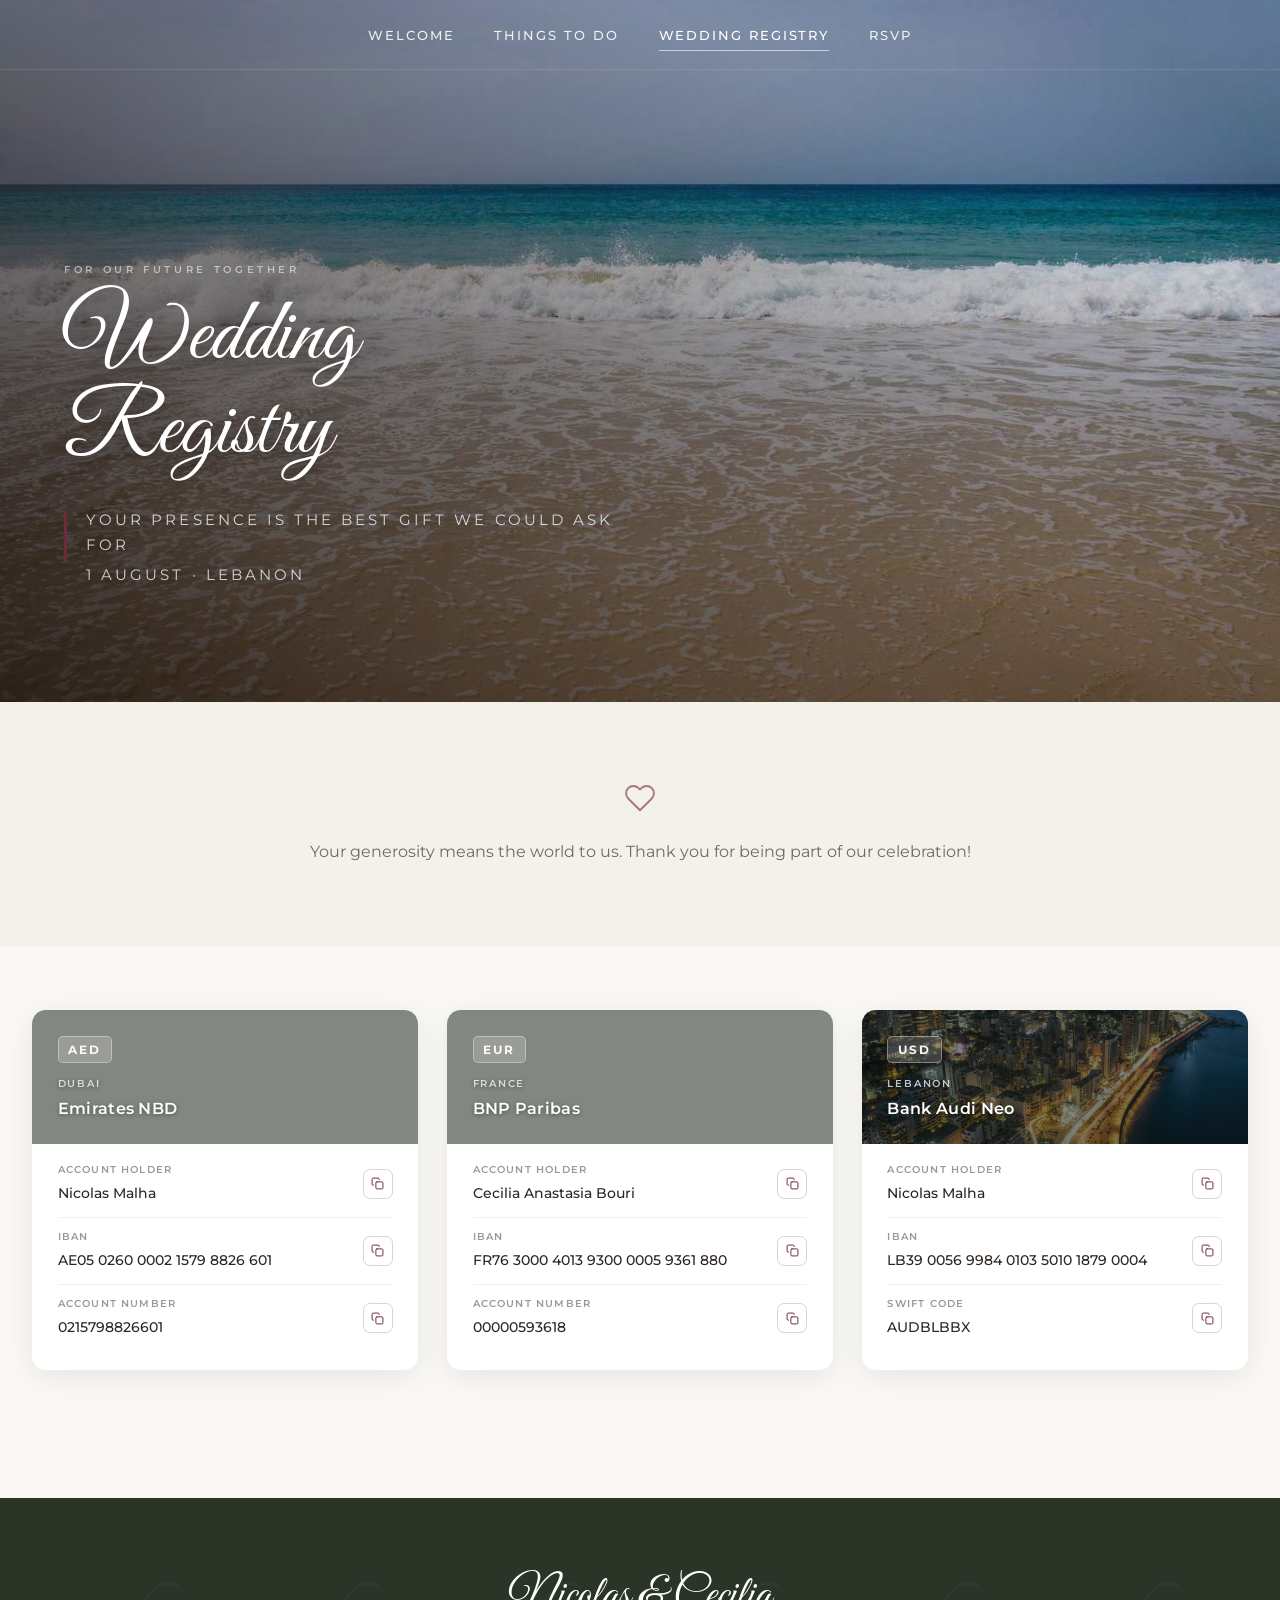
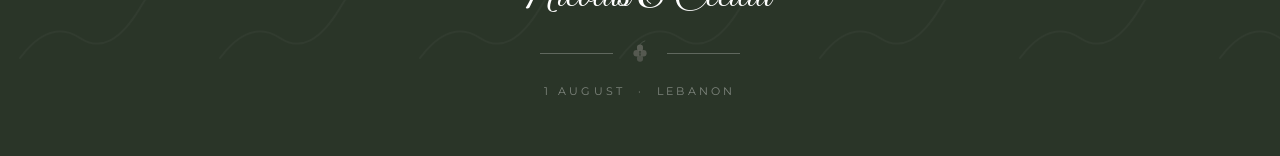
<file: registry.html>
<!DOCTYPE html>
<html lang="en">
<head>
    <meta charset="UTF-8">
    <meta name="viewport" content="width=device-width, initial-scale=1.0">
    <title>Wedding Registry | Nicolas &amp; Cecilia</title>

    <!-- Google Fonts -->
    <link rel="preconnect" href="https://fonts.googleapis.com">
    <link rel="preconnect" href="https://fonts.gstatic.com" crossorigin>
    <link href="https://fonts.googleapis.com/css2?family=Cormorant+Garamond:wght@400;600&family=Great+Vibes&family=Montserrat:wght@400;500;600&display=swap" rel="stylesheet">

    <!-- Stylesheets -->
    <link rel="stylesheet" href="css/style.css">

    <style>
        /* ---- Registry section ---- */
        .registry-section {
            background: var(--cream, #faf7f2);
            padding: 4rem 2rem 5rem;
        }
        .registry-grid {
            display: grid;
            grid-template-columns: repeat(3, 1fr);
            gap: 1.8rem;
            max-width: 1320px;
            margin: 0 auto 3rem;
        }

        /* ---- Card ---- */
        .registry-card {
            background: #fff;
            border-radius: 14px;
            box-shadow: 0 6px 28px rgba(0,0,0,0.08);
            overflow: hidden;
            display: flex;
            flex-direction: column;
        }
        .registry-card-header {
            position: relative;
            background-size: cover;
            background-position: center;
            padding: 1.6rem 1.6rem 1.4rem;
            min-height: 130px;
            display: flex;
            flex-direction: column;
            justify-content: flex-end;
        }
        /* semi-transparent dark overlay */
        .registry-card-header::before {
            content: '';
            position: absolute;
            inset: 0;
            background: rgba(18, 26, 15, 0.52);
        }
        .registry-card-header > * {
            position: relative;
            z-index: 1;
        }
        .registry-card-currency {
            display: inline-block;
            font-family: var(--font-body);
            font-size: 0.72rem;
            font-weight: 700;
            letter-spacing: 0.18em;
            color: rgba(255,255,255,0.95);
            background: rgba(255,255,255,0.18);
            border: 1px solid rgba(255,255,255,0.35);
            border-radius: 5px;
            padding: 0.22rem 0.6rem;
            margin-bottom: 0.8rem;
            width: fit-content;
        }
        .registry-card-country {
            font-family: var(--font-body);
            font-size: 0.62rem;
            font-weight: 600;
            letter-spacing: 0.18em;
            text-transform: uppercase;
            color: rgba(255,255,255,0.75);
            margin-bottom: 0.25rem;
            text-shadow: 0 1px 4px rgba(0,0,0,0.4);
        }
        .registry-card-bank {
            font-family: var(--font-body);
            font-size: 1rem;
            font-weight: 600;
            color: #fff;
            letter-spacing: 0.02em;
            text-shadow: 0 1px 4px rgba(0,0,0,0.4);
        }

        /* ---- Field rows ---- */
        .registry-card-body {
            padding: 0.4rem 1.6rem 1.2rem;
            flex: 1;
        }
        .registry-field {
            display: flex;
            align-items: center;
            gap: 0.7rem;
            padding: 0.7rem 0;
            border-bottom: 1px solid rgba(0,0,0,0.06);
        }
        .registry-field:last-child {
            border-bottom: none;
        }
        .registry-field-text {
            flex: 1;
            min-width: 0;
        }
        .registry-label {
            font-family: var(--font-body);
            font-size: 0.62rem;
            font-weight: 600;
            letter-spacing: 0.12em;
            text-transform: uppercase;
            color: var(--text-light, #999);
            display: block;
            margin-bottom: 0.15rem;
        }
        .registry-value {
            font-family: var(--font-body);
            font-size: 0.88rem;
            color: var(--text-dark, #222);
            font-weight: 500;
            word-break: break-all;
        }

        /* ---- Copy button ---- */
        .copy-btn {
            display: inline-flex;
            align-items: center;
            justify-content: center;
            width: 30px;
            height: 30px;
            border: 1px solid rgba(107,45,62,0.22);
            border-radius: 7px;
            background: transparent;
            color: var(--wine);
            cursor: pointer;
            flex-shrink: 0;
            transition: background 0.2s, border-color 0.2s, color 0.2s;
        }
        .copy-btn:hover {
            background: var(--wine);
            border-color: var(--wine);
            color: #fff;
        }
        .copy-btn svg {
            width: 13px;
            height: 13px;
            stroke: currentColor;
            fill: none;
            stroke-width: 1.8;
            stroke-linecap: round;
            stroke-linejoin: round;
        }
        .copy-btn.copied {
            background: #7a9e6e;
            border-color: #7a9e6e;
            color: #fff;
        }

        /* ---- Closing note ---- */
        .registry-note-block {
            text-align: center;
            max-width: 520px;
            margin: 0 auto;
        }
        .registry-note-ornament {
            color: var(--wine);
            font-size: 1.4rem;
            margin-bottom: 0.8rem;
            opacity: 0.6;
        }
        .registry-note-text {
            font-family: var(--font-body);
            font-size: 0.88rem;
            color: var(--text-medium, #666);
            line-height: 1.7;
            font-style: italic;
        }

        @media (max-width: 900px) {
            .registry-grid { grid-template-columns: 1fr; max-width: 480px; }
        }
        @media (max-width: 480px) {
            .registry-section { padding: 3rem 1.2rem 4rem; }
            .registry-card-header { padding: 1.3rem 1.3rem 1.1rem; }
            .registry-card-body { padding: 0.3rem 1.3rem 1rem; }
        }
    </style>
</head>
<body>
    <!-- Navigation -->
    <nav class="site-nav" id="site-nav">
        <button class="nav-toggle" aria-label="Toggle navigation" aria-expanded="false">
            <span></span>
            <span></span>
            <span></span>
        </button>
        <ul class="nav-links">
            <li><a href="index.html">Welcome</a></li>
            <li><a href="travel.html">Things to Do</a></li>
            <li><a href="registry.html" class="active">Wedding Registry</a></li>
            <li><a href="rsvp.html">RSVP</a></li>
        </ul>
    </nav>

    <!-- Main Content -->
    <main>
        <!-- Hero Section -->
        <section class="hero hero-short" style="background-image: url('images/REGISTRY top photo.jpg');">
            <div class="hero-content">
                <span class="hero-page-label">For Our Future Together</span>
                <h1 class="script-heading">Wedding Registry</h1>
                <div class="hero-accent-block">
                    <div class="hero-accent-line"></div>
                    <div class="hero-subtitle-block">
                        <p>Your presence is the best gift we could ask for</p>
                        <p>1 August · Lebanon</p>
                    </div>
                </div>
            </div>
        </section>

        <!-- Intro Section (Cream) -->
        <section class="section section-cream">
            <div class="section-inner" style="text-align: center;">
                <div class="registry-note-ornament">
                    <svg viewBox="0 0 24 24" xmlns="http://www.w3.org/2000/svg" style="width:32px;height:32px;stroke:currentColor;fill:none;stroke-width:1.5;stroke-linecap:round;stroke-linejoin:round;">
                        <path d="M20.84 4.61a5.5 5.5 0 0 0-7.78 0L12 5.67l-1.06-1.06a5.5 5.5 0 0 0-7.78 7.78l1.06 1.06L12 21.23l7.78-7.78 1.06-1.06a5.5 5.5 0 0 0 0-7.78z"/>
                    </svg>
                </div>
                <p class="section-text" style="margin-top: 0;">
                    Your generosity means the world to us. Thank you for being part of our celebration!
                </p>
            </div>
        </section>

        <!-- Registry Cards -->
        <section class="registry-section">

            <div class="registry-grid">

                <!-- Dubai -->
                <div class="registry-card">
                    <div class="registry-card-header" style="background-image: url('https://images.unsplash.com/photo-1512453979798-5ea266f8880c?w=600&q=80');">
                        <span class="registry-card-currency">AED</span>
                        <p class="registry-card-country">Dubai</p>
                        <p class="registry-card-bank">Emirates NBD</p>
                    </div>
                    <div class="registry-card-body">
                        <div class="registry-field">
                            <div class="registry-field-text">
                                <span class="registry-label">Account holder</span>
                                <span class="registry-value">Nicolas Malha</span>
                            </div>
                            <button class="copy-btn" data-copy="Nicolas Malha" aria-label="Copy account holder">
                                <svg viewBox="0 0 24 24" xmlns="http://www.w3.org/2000/svg"><rect x="9" y="9" width="13" height="13" rx="2"/><path d="M5 15H4a2 2 0 0 1-2-2V4a2 2 0 0 1 2-2h9a2 2 0 0 1 2 2v1"/></svg>
                            </button>
                        </div>
                        <div class="registry-field">
                            <div class="registry-field-text">
                                <span class="registry-label">IBAN</span>
                                <span class="registry-value">AE05 0260 0002 1579 8826 601</span>
                            </div>
                            <button class="copy-btn" data-copy="AE050260000215798826601" aria-label="Copy IBAN">
                                <svg viewBox="0 0 24 24" xmlns="http://www.w3.org/2000/svg"><rect x="9" y="9" width="13" height="13" rx="2"/><path d="M5 15H4a2 2 0 0 1-2-2V4a2 2 0 0 1 2-2h9a2 2 0 0 1 2 2v1"/></svg>
                            </button>
                        </div>
                        <div class="registry-field">
                            <div class="registry-field-text">
                                <span class="registry-label">Account number</span>
                                <span class="registry-value">0215798826601</span>
                            </div>
                            <button class="copy-btn" data-copy="0215798826601" aria-label="Copy account number">
                                <svg viewBox="0 0 24 24" xmlns="http://www.w3.org/2000/svg"><rect x="9" y="9" width="13" height="13" rx="2"/><path d="M5 15H4a2 2 0 0 1-2-2V4a2 2 0 0 1 2-2h9a2 2 0 0 1 2 2v1"/></svg>
                            </button>
                        </div>
                    </div>
                </div>

                <!-- France -->
                <div class="registry-card">
                    <div class="registry-card-header" style="background-image: url('https://images.unsplash.com/photo-1502602898657-3e91760cbb34?w=600&q=80'); background-position: center 60%;">
                        <span class="registry-card-currency">EUR</span>
                        <p class="registry-card-country">France</p>
                        <p class="registry-card-bank">BNP Paribas</p>
                    </div>
                    <div class="registry-card-body">
                        <div class="registry-field">
                            <div class="registry-field-text">
                                <span class="registry-label">Account holder</span>
                                <span class="registry-value">Cecilia Anastasia Bouri</span>
                            </div>
                            <button class="copy-btn" data-copy="Cecilia Anastasia Bouri" aria-label="Copy account holder">
                                <svg viewBox="0 0 24 24" xmlns="http://www.w3.org/2000/svg"><rect x="9" y="9" width="13" height="13" rx="2"/><path d="M5 15H4a2 2 0 0 1-2-2V4a2 2 0 0 1 2-2h9a2 2 0 0 1 2 2v1"/></svg>
                            </button>
                        </div>
                        <div class="registry-field">
                            <div class="registry-field-text">
                                <span class="registry-label">IBAN</span>
                                <span class="registry-value">FR76 3000 4013 9300 0005 9361 880</span>
                            </div>
                            <button class="copy-btn" data-copy="FR7630004013930000059361880" aria-label="Copy IBAN">
                                <svg viewBox="0 0 24 24" xmlns="http://www.w3.org/2000/svg"><rect x="9" y="9" width="13" height="13" rx="2"/><path d="M5 15H4a2 2 0 0 1-2-2V4a2 2 0 0 1 2-2h9a2 2 0 0 1 2 2v1"/></svg>
                            </button>
                        </div>
                        <div class="registry-field">
                            <div class="registry-field-text">
                                <span class="registry-label">Account number</span>
                                <span class="registry-value">00000593618</span>
                            </div>
                            <button class="copy-btn" data-copy="00000593618" aria-label="Copy account number">
                                <svg viewBox="0 0 24 24" xmlns="http://www.w3.org/2000/svg"><rect x="9" y="9" width="13" height="13" rx="2"/><path d="M5 15H4a2 2 0 0 1-2-2V4a2 2 0 0 1 2-2h9a2 2 0 0 1 2 2v1"/></svg>
                            </button>
                        </div>
                    </div>
                </div>

                <!-- Lebanon -->
                <div class="registry-card">
                    <div class="registry-card-header" style="background-image: url('images/beirut-skyline.jpg'); background-position: center 60%;">
                        <span class="registry-card-currency">USD</span>
                        <p class="registry-card-country">Lebanon</p>
                        <p class="registry-card-bank">Bank Audi Neo</p>
                    </div>
                    <div class="registry-card-body">
                        <div class="registry-field">
                            <div class="registry-field-text">
                                <span class="registry-label">Account holder</span>
                                <span class="registry-value">Nicolas Malha</span>
                            </div>
                            <button class="copy-btn" data-copy="Nicolas Malha" aria-label="Copy account holder">
                                <svg viewBox="0 0 24 24" xmlns="http://www.w3.org/2000/svg"><rect x="9" y="9" width="13" height="13" rx="2"/><path d="M5 15H4a2 2 0 0 1-2-2V4a2 2 0 0 1 2-2h9a2 2 0 0 1 2 2v1"/></svg>
                            </button>
                        </div>
                        <div class="registry-field">
                            <div class="registry-field-text">
                                <span class="registry-label">IBAN</span>
                                <span class="registry-value">LB39 0056 9984 0103 5010 1879 0004</span>
                            </div>
                            <button class="copy-btn" data-copy="LB39005699840103501018790004" aria-label="Copy IBAN">
                                <svg viewBox="0 0 24 24" xmlns="http://www.w3.org/2000/svg"><rect x="9" y="9" width="13" height="13" rx="2"/><path d="M5 15H4a2 2 0 0 1-2-2V4a2 2 0 0 1 2-2h9a2 2 0 0 1 2 2v1"/></svg>
                            </button>
                        </div>
                        <div class="registry-field">
                            <div class="registry-field-text">
                                <span class="registry-label">SWIFT Code</span>
                                <span class="registry-value">AUDBLBBX</span>
                            </div>
                            <button class="copy-btn" data-copy="AUDBLBBX" aria-label="Copy SWIFT code">
                                <svg viewBox="0 0 24 24" xmlns="http://www.w3.org/2000/svg"><rect x="9" y="9" width="13" height="13" rx="2"/><path d="M5 15H4a2 2 0 0 1-2-2V4a2 2 0 0 1 2-2h9a2 2 0 0 1 2 2v1"/></svg>
                            </button>
                        </div>
                    </div>
                </div>

            </div>

        </section>
    </main>

    <!-- Footer -->
    <footer class="site-footer">
        <p class="footer-script">Nicolas &amp; Cecilia</p>
        <div class="footer-ornament">
            <svg viewBox="0 0 50 60" xmlns="http://www.w3.org/2000/svg">
                <ellipse cx="25" cy="18" rx="7" ry="7.5" fill="rgba(232,213,217,0.5)"/>
                <ellipse cx="17" cy="30" rx="7" ry="7.5" fill="rgba(232,213,217,0.45)"/>
                <ellipse cx="33" cy="30" rx="7" ry="7.5" fill="rgba(232,213,217,0.45)"/>
                <ellipse cx="25" cy="42" rx="7" ry="7.5" fill="rgba(232,213,217,0.38)"/>
                <path d="M25 10 Q30 4 36 2" stroke="rgba(255,255,255,0.4)" stroke-width="1.5" fill="none" stroke-linecap="round"/>
            </svg>
        </div>
        <p class="footer-date">1 August &nbsp;·&nbsp; Lebanon</p>
    </footer>

    <!-- Scripts -->
    <script src="js/main.js"></script>
    <script>
        // Transparent nav → solid on scroll
        const nav = document.getElementById('site-nav');
        function updateNav() { nav.classList.toggle('scrolled', window.scrollY > 80); }
        window.addEventListener('scroll', updateNav, { passive: true });
        updateNav();

        // Copy-to-clipboard for registry fields
        var COPY_SVG  = '<svg viewBox="0 0 24 24" xmlns="http://www.w3.org/2000/svg"><rect x="9" y="9" width="13" height="13" rx="2"/><path d="M5 15H4a2 2 0 0 1-2-2V4a2 2 0 0 1 2-2h9a2 2 0 0 1 2 2v1"/></svg>';
        var CHECK_SVG = '<svg viewBox="0 0 24 24" xmlns="http://www.w3.org/2000/svg"><polyline points="20 6 9 17 4 12"/></svg>';

        document.querySelectorAll('.copy-btn').forEach(function(btn) {
            btn.addEventListener('click', function() {
                var text = btn.getAttribute('data-copy');
                if (!text) return;

                navigator.clipboard.writeText(text).then(function() {
                    btn.innerHTML = CHECK_SVG;
                    btn.classList.add('copied');
                    setTimeout(function() {
                        btn.innerHTML = COPY_SVG;
                        btn.classList.remove('copied');
                    }, 1800);
                }).catch(function() {
                    // Fallback for older browsers
                    var ta = document.createElement('textarea');
                    ta.value = text;
                    ta.style.position = 'fixed';
                    ta.style.opacity = '0';
                    document.body.appendChild(ta);
                    ta.focus();
                    ta.select();
                    try { document.execCommand('copy'); } catch(e) {}
                    document.body.removeChild(ta);
                    btn.innerHTML = CHECK_SVG;
                    btn.classList.add('copied');
                    setTimeout(function() {
                        btn.innerHTML = COPY_SVG;
                        btn.classList.remove('copied');
                    }, 1800);
                });
            });
        });
    </script>
</body>
</html>
</file>
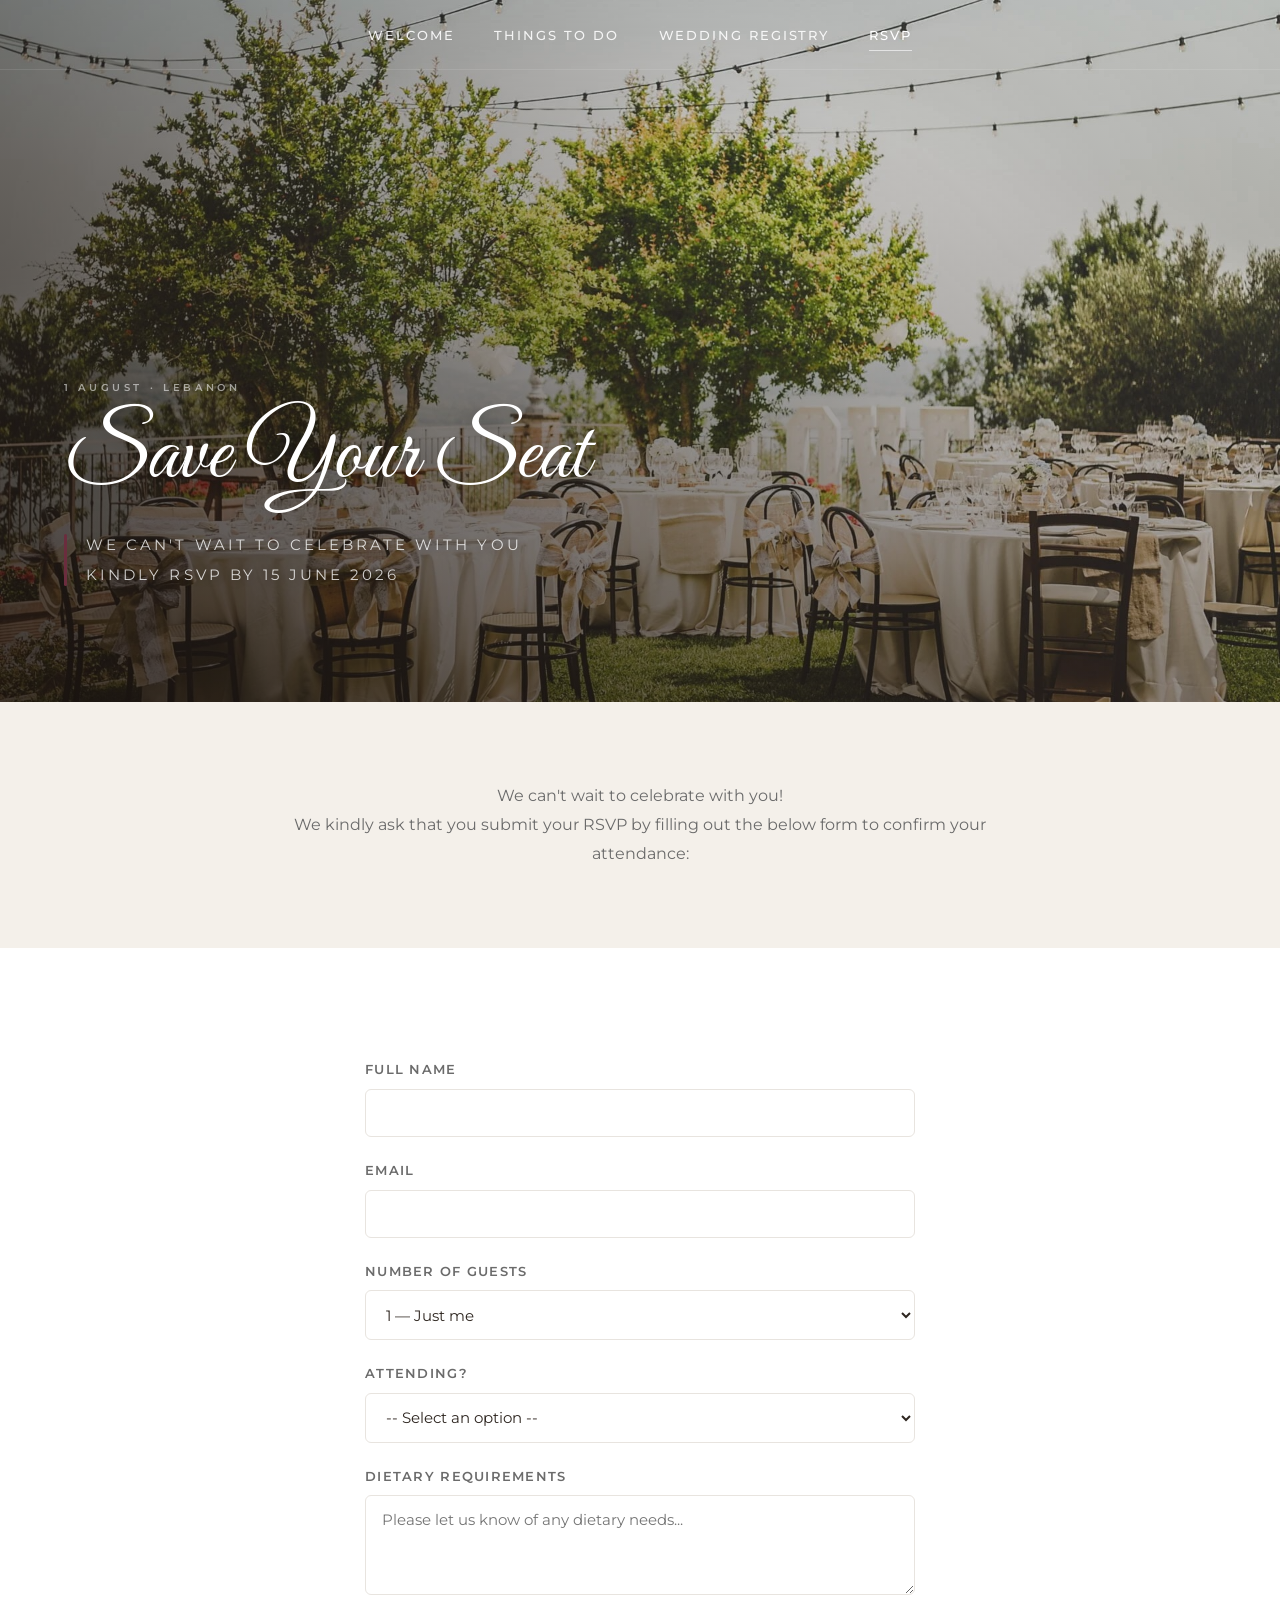
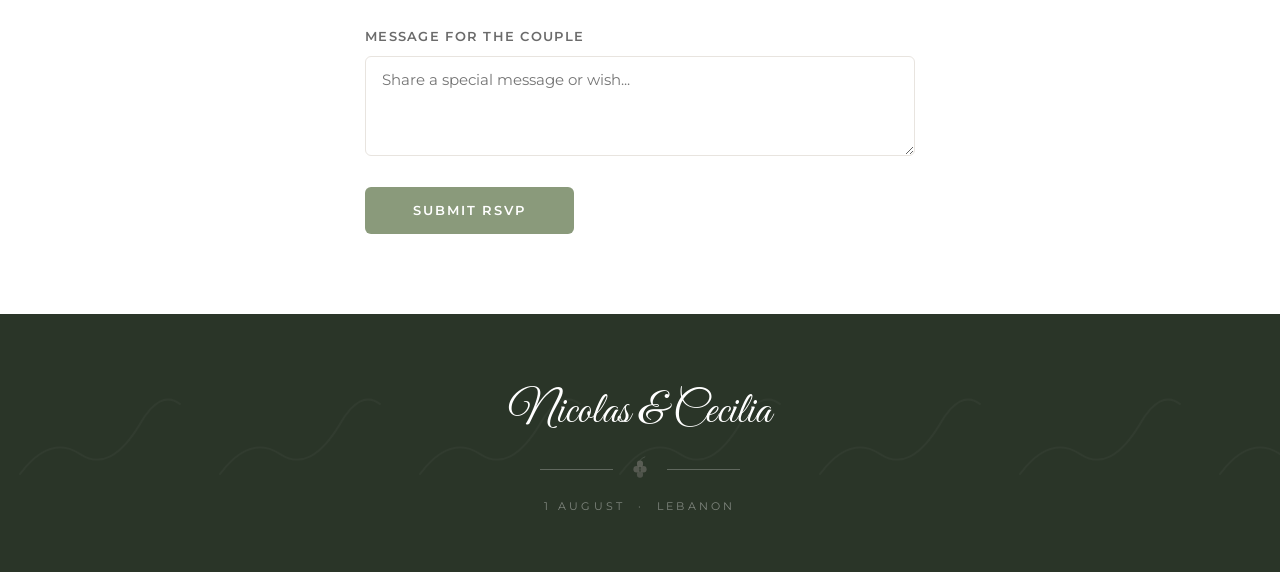
<file: rsvp.html>
<!DOCTYPE html>
<html lang="en">
<head>
    <meta charset="UTF-8">
    <meta name="viewport" content="width=device-width, initial-scale=1.0">
    <title>RSVP | Nicolas &amp; Cecilia</title>

    <!-- Google Fonts -->
    <link rel="preconnect" href="https://fonts.googleapis.com">
    <link rel="preconnect" href="https://fonts.gstatic.com" crossorigin>
    <link href="https://fonts.googleapis.com/css2?family=Cormorant+Garamond:wght@400;600&family=Great+Vibes&family=Montserrat:wght@400;500;600&display=swap" rel="stylesheet">

    <!-- Stylesheets -->
    <link rel="stylesheet" href="css/style.css">

    <style>
        /* ---- RSVP success state ---- */
        .rsvp-success {
            text-align: center;
            padding: 3rem 1rem;
        }
        .rsvp-success-icon {
            color: var(--wine, #6b2d3e);
            margin-bottom: 1.5rem;
            opacity: 0.75;
        }
        .rsvp-success-icon svg {
            width: 52px;
            height: 52px;
            stroke: currentColor;
            fill: none;
            stroke-width: 1.4;
            stroke-linecap: round;
            stroke-linejoin: round;
        }
        .rsvp-success h2 {
            font-family: var(--font-script, 'Great Vibes', cursive);
            font-size: 2.6rem;
            color: var(--wine, #6b2d3e);
            margin-bottom: 0.8rem;
        }
        .rsvp-success p {
            font-family: var(--font-body, 'Montserrat', sans-serif);
            font-size: 0.9rem;
            letter-spacing: 0.06em;
            color: var(--text-medium, #666);
            line-height: 1.7;
        }

        /* ---- Submit button loading state ---- */
        .btn-sage:disabled {
            opacity: 0.6;
            cursor: not-allowed;
        }

        /* ---- Guest name rows ---- */
        #guest-names-group {
            animation: slideDown 0.28s ease;
        }
        @keyframes slideDown {
            from { opacity: 0; transform: translateY(-6px); }
            to   { opacity: 1; transform: translateY(0); }
        }
        .guest-names-section {
            border-top: 1px solid rgba(0,0,0,0.07);
            padding-top: 1rem;
            margin-top: 0.25rem;
            display: flex;
            flex-direction: column;
            gap: 0.6rem;
        }
        .guest-name-row {
            display: flex;
            align-items: center;
            gap: 1rem;
        }
        .guest-name-label {
            font-family: var(--font-body);
            font-size: 0.68rem;
            font-weight: 600;
            letter-spacing: 0.1em;
            text-transform: uppercase;
            color: var(--text-light, #999);
            min-width: 62px;
            flex-shrink: 0;
        }
        .guest-name-row input {
            flex: 1;
            margin-bottom: 0;
        }
        .guest-name-row.is-self input {
            background: rgba(107,45,62,0.04);
            border-color: rgba(107,45,62,0.18);
            color: var(--text-medium, #777);
            cursor: default;
        }
    </style>
</head>
<body>
    <!-- Navigation -->
    <nav class="site-nav" id="site-nav">
        <button class="nav-toggle" aria-label="Toggle navigation" aria-expanded="false">
            <span></span>
            <span></span>
            <span></span>
        </button>
        <ul class="nav-links">
            <li><a href="index.html">Welcome</a></li>
            <li><a href="travel.html">Things to Do</a></li>
            <li><a href="registry.html">Wedding Registry</a></li>
            <li><a href="rsvp.html" class="active">RSVP</a></li>
        </ul>
    </nav>

    <!-- Main Content -->
    <main>
        <!-- Hero Section -->
        <section class="hero hero-short" style="background-image: url('images/RSVP top photo.jpg');">
            <div class="hero-content">
                <span class="hero-page-label">1 August · Lebanon</span>
                <h1 class="script-heading">Save Your Seat</h1>
                <div class="hero-accent-block">
                    <div class="hero-accent-line"></div>
                    <div class="hero-subtitle-block">
                        <p>We can't wait to celebrate with you</p>
                        <p>Kindly RSVP by 15 June 2026</p>
                    </div>
                </div>
            </div>
        </section>

        <!-- Intro Section (Cream) -->
        <section class="section section-cream">
            <div class="section-inner">
                <p class="section-text">
                    We can't wait to celebrate with you!<br>
                    We kindly ask that you submit your RSVP by filling out the below form to confirm your attendance:
                </p>
            </div>
        </section>

        <!-- RSVP Form (White) -->
        <section class="section section-white">
            <div class="section-inner">
                <form class="rsvp-form" id="rsvp-form" novalidate>
                    <div class="form-group">
                        <label for="full-name">Full Name</label>
                        <input
                            type="text"
                            id="full-name"
                            name="full_name"
                            required
                            aria-label="Your full name"
                        >
                    </div>

                    <div class="form-group">
                        <label for="email">Email</label>
                        <input
                            type="email"
                            id="email"
                            name="email"
                            required
                            aria-label="Your email address"
                        >
                    </div>

                    <div class="form-group">
                        <label for="guests">Number of Guests</label>
                        <select id="guests" name="num_guests" required aria-label="Number of guests attending">
                            <option value="1">1 — Just me</option>
                            <option value="2">2</option>
                            <option value="3">3</option>
                            <option value="4">4</option>
                            <option value="5">5</option>
                        </select>
                    </div>

                    <!-- Guest names — revealed dynamically -->
                    <div class="form-group" id="guest-names-group" style="display:none;">
                        <label>Guest Names</label>
                        <div class="guest-names-section" id="guest-names-inner"></div>
                    </div>

                    <div class="form-group">
                        <label for="attending">Attending?</label>
                        <select id="attending" name="attending" required aria-label="Will you be attending?">
                            <option value="">-- Select an option --</option>
                            <option value="yes">Yes, happily attending</option>
                            <option value="no">No, sadly can't make it</option>
                        </select>
                    </div>

                    <div class="form-group">
                        <label for="dietary">Dietary Requirements</label>
                        <textarea
                            id="dietary"
                            name="dietary_requirements"
                            placeholder="Please let us know of any dietary needs..."
                            aria-label="Dietary requirements"
                        ></textarea>
                    </div>

                    <div class="form-group">
                        <label for="message">Message for the Couple</label>
                        <textarea
                            id="message"
                            name="message"
                            placeholder="Share a special message or wish..."
                            aria-label="Message for the couple"
                        ></textarea>
                    </div>

                    <button type="submit" class="btn btn-sage">Submit RSVP</button>
                </form>
            </div>
        </section>
    </main>

    <!-- Footer -->
    <footer class="site-footer">
        <p class="footer-script">Nicolas &amp; Cecilia</p>
        <div class="footer-ornament">
            <svg viewBox="0 0 50 60" xmlns="http://www.w3.org/2000/svg">
                <ellipse cx="25" cy="18" rx="7" ry="7.5" fill="rgba(232,213,217,0.5)"/>
                <ellipse cx="17" cy="30" rx="7" ry="7.5" fill="rgba(232,213,217,0.45)"/>
                <ellipse cx="33" cy="30" rx="7" ry="7.5" fill="rgba(232,213,217,0.45)"/>
                <ellipse cx="25" cy="42" rx="7" ry="7.5" fill="rgba(232,213,217,0.38)"/>
                <path d="M25 10 Q30 4 36 2" stroke="rgba(255,255,255,0.4)" stroke-width="1.5" fill="none" stroke-linecap="round"/>
            </svg>
        </div>
        <p class="footer-date">1 August &nbsp;·&nbsp; Lebanon</p>
    </footer>

    <!-- Scripts -->
    <script src="js/main.js"></script>
    <script>
        // Transparent nav → solid on scroll
        const nav = document.getElementById('site-nav');
        function updateNav() { nav.classList.toggle('scrolled', window.scrollY > 80); }
        window.addEventListener('scroll', updateNav, { passive: true });
        updateNav();

        // ---- RSVP form → Google Sheets ----
        const SCRIPT_URL = 'https://script.google.com/macros/s/AKfycbzMkDcVSrDInci7xWy2NAryvXoy0WUMSh2YOFXk2-4jUVTA_M25siKBpSZGrwc8Agky/exec';

        var fullNameInput    = document.getElementById('full-name');
        var guestsSelect     = document.getElementById('guests');
        var guestNamesGroup  = document.getElementById('guest-names-group');
        var guestNamesInner  = document.getElementById('guest-names-inner');

        // Build / rebuild guest name rows whenever the count changes
        function buildGuestFields(count) {
            count = parseInt(count) || 1;
            guestNamesInner.innerHTML = '';

            if (count < 2) {
                guestNamesGroup.style.display = 'none';
                return;
            }

            guestNamesGroup.style.display = 'block';

            for (var i = 1; i <= count; i++) {
                var row = document.createElement('div');
                row.className = 'guest-name-row' + (i === 1 ? ' is-self' : '');

                var lbl = document.createElement('span');
                lbl.className = 'guest-name-label';
                lbl.textContent = 'Guest ' + i;

                var inp = document.createElement('input');
                inp.type = 'text';
                inp.name = 'guest_' + i;
                inp.id   = 'guest-field-' + i;
                inp.placeholder = i === 1 ? 'Your name' : 'Full name';

                if (i === 1) {
                    inp.value    = fullNameInput.value;
                    inp.readOnly = true;
                    inp.tabIndex = -1;
                } else {
                    inp.required = true;
                }

                row.appendChild(lbl);
                row.appendChild(inp);
                guestNamesInner.appendChild(row);
            }
        }

        // Keep Guest 1 in sync with the Full Name field
        fullNameInput.addEventListener('input', function () {
            var g1 = document.getElementById('guest-field-1');
            if (g1) g1.value = this.value;
        });

        guestsSelect.addEventListener('change', function () { buildGuestFields(this.value); });

        // ---- Submit ----
        document.getElementById('rsvp-form').addEventListener('submit', function (e) {
            e.preventDefault();

            if (!this.checkValidity()) { this.reportValidity(); return; }

            var form = this;
            var btn  = form.querySelector('button[type="submit"]');
            btn.textContent = 'Sending…';
            btn.disabled = true;

            // Collect form data + metadata
            var fd = new FormData(form);

            // Device & browser
            var ua = navigator.userAgent;
            var device  = /Mobi|Android|iPhone|iPad|iPod/.test(ua) ? 'Mobile' : 'Desktop';
            var browser = 'Unknown';
            if      (/Edg\//.test(ua))                          browser = 'Edge';
            else if (/OPR\/|Opera/.test(ua))                    browser = 'Opera';
            else if (/Chrome\//.test(ua))                       browser = 'Chrome';
            else if (/Firefox\//.test(ua))                      browser = 'Firefox';
            else if (/Safari\//.test(ua) && !/Chrome/.test(ua)) browser = 'Safari';

            fd.append('device',    device + ' · ' + browser);
            fd.append('screen',    screen.width + '×' + screen.height);
            fd.append('language',  navigator.language || '—');
            fd.append('timezone',  Intl.DateTimeFormat().resolvedOptions().timeZone || '—');

            fetch(SCRIPT_URL, { method: 'POST', body: fd, mode: 'no-cors' })
            .then(function () {
                var wrapper = form.closest('.section-inner') || form.parentNode;
                wrapper.innerHTML =
                    '<div class="rsvp-success">' +
                        '<div class="rsvp-success-icon">' +
                            '<svg viewBox="0 0 24 24" xmlns="http://www.w3.org/2000/svg">' +
                                '<path d="M20.84 4.61a5.5 5.5 0 0 0-7.78 0L12 5.67l-1.06-1.06a5.5 5.5 0 0 0-7.78 7.78l1.06 1.06L12 21.23l7.78-7.78 1.06-1.06a5.5 5.5 0 0 0 0-7.78z"/>' +
                            '</svg>' +
                        '</div>' +
                        '<h2>Thank you!</h2>' +
                        '<p>Your RSVP has been received.<br>We can\'t wait to celebrate with you on 1 August.</p>' +
                    '</div>';
            })
            .catch(function () {
                btn.textContent = 'Submit RSVP';
                btn.disabled = false;
                alert('Something went wrong — please try again or contact us directly.');
            });
        });
    </script>
</body>
</html>
</file>
<file: css/style.css>
/* ============================================
   Nicolas & Cecilia — Wedding Website
   Color Palette: Sage green, warm whites, muted gold
   Font: Google Fonts — Cormorant Garamond (headings),
         Montserrat (body), Great Vibes (script accent)
   ============================================ */

/* --- CSS Variables --- */
:root {
  /* Greens */
  --sage: #8a9a7b;
  --sage-dark: #6b7d5e;
  --sage-light: #c5d1bc;
  --forest: #2a3528;          /* deep bottle-green for rich sections */

  /* Wine / Burgundy accents */
  --wine: #6b2d3e;
  --wine-dark: #4d1e2b;
  --wine-light: #e8d5d9;

  /* Neutrals */
  --cream: #faf8f5;
  --parchment: #f4f0ea;       /* slightly warmer cream for winery feel */
  --warm-white: #ffffff;
  --text-dark: #2e2620;       /* slightly warmer dark tone */
  --text-medium: #6b6b6b;
  --text-light: #999999;
  --gold-muted: #c2a97e;
  --border-light: #e8e4df;

  --overlay-dark: rgba(0, 0, 0, 0.35);
  --overlay-light: rgba(0, 0, 0, 0.15);
  --font-heading: 'Cormorant Garamond', Georgia, serif;
  --font-body: 'Montserrat', 'Segoe UI', sans-serif;
  --font-script: 'Great Vibes', cursive;
  --max-width: 1200px;
  --nav-height: 70px;
}

/* --- Reset & Base --- */
*, *::before, *::after {
  margin: 0;
  padding: 0;
  box-sizing: border-box;
}

html {
  scroll-behavior: smooth;
  font-size: 16px;
}

body {
  font-family: var(--font-body);
  color: var(--text-dark);
  background-color: var(--cream);
  line-height: 1.6;
  -webkit-font-smoothing: antialiased;
}

img {
  max-width: 100%;
  height: auto;
  display: block;
}

a {
  color: var(--sage-dark);
  text-decoration: none;
  transition: color 0.3s ease;
}

a:hover {
  color: var(--gold-muted);
}

/* --- Typography --- */
h1, h2, h3, h4 {
  font-family: var(--font-heading);
  font-weight: 400;
  line-height: 1.3;
}

.script-heading {
  font-family: var(--font-script);
  font-weight: 400;
}

/* --- Navigation --- */
.site-nav {
  position: fixed;
  top: 0;
  left: 0;
  right: 0;
  height: var(--nav-height);
  /* Transparent by default — overlays hero image */
  background: transparent;
  backdrop-filter: blur(0px);
  -webkit-backdrop-filter: blur(0px);
  border-bottom: 1px solid rgba(255, 255, 255, 0.1);
  z-index: 1000;
  display: flex;
  align-items: center;
  justify-content: center;
  transition: background 0.4s ease, border-color 0.4s ease, backdrop-filter 0.4s ease;
}

/* Solid nav once user scrolls past hero */
.site-nav.scrolled {
  background: rgba(250, 248, 245, 0.97);
  backdrop-filter: blur(14px);
  -webkit-backdrop-filter: blur(14px);
  border-bottom: 1px solid var(--border-light);
}

/* Nav hover (before scrolled) — becomes readable white */
.site-nav:hover:not(.scrolled) {
  background: rgba(250, 248, 245, 0.82);
  backdrop-filter: blur(16px);
  -webkit-backdrop-filter: blur(16px);
  border-bottom-color: rgba(232, 228, 223, 0.5);
}
.site-nav:hover:not(.scrolled) .nav-links a {
  color: var(--text-medium);
}
.site-nav:hover:not(.scrolled) .nav-toggle span {
  background: var(--text-dark);
}
.site-nav:hover:not(.scrolled) .nav-links a:hover,
.site-nav:hover:not(.scrolled) .nav-links a.active {
  color: var(--wine);
}

.nav-links {
  display: flex;
  list-style: none;
  gap: 2.5rem;
  align-items: center;
}

.nav-links a {
  font-family: var(--font-body);
  font-size: 0.8rem;
  font-weight: 500;
  letter-spacing: 0.15em;
  text-transform: uppercase;
  color: rgba(255, 255, 255, 0.88);   /* white over hero */
  padding: 0.5rem 0;
  position: relative;
  transition: color 0.3s ease;
}

.site-nav.scrolled .nav-links a {
  color: var(--text-medium);           /* dark once scrolled */
}

.nav-links a::after {
  content: '';
  position: absolute;
  bottom: 0;
  left: 0;
  width: 0;
  height: 1px;
  background: rgba(255, 255, 255, 0.6);
  transition: width 0.3s ease;
}

.site-nav.scrolled .nav-links a::after {
  background: var(--wine);
}

.nav-links a:hover,
.nav-links a.active {
  color: #fff;
}

.site-nav.scrolled .nav-links a:hover,
.site-nav.scrolled .nav-links a.active {
  color: var(--wine);
}

.nav-links a:hover::after,
.nav-links a.active::after {
  width: 100%;
}

/* Hamburger menu (mobile) */
.nav-toggle {
  display: none;
  background: none;
  border: none;
  cursor: pointer;
  padding: 0.5rem;
  position: absolute;
  right: 1.5rem;
}

.nav-toggle span {
  display: block;
  width: 24px;
  height: 2px;
  background: #fff;                    /* white over hero */
  margin: 5px 0;
  transition: all 0.3s ease;
}

.site-nav.scrolled .nav-toggle span {
  background: var(--text-dark);        /* dark once scrolled */
}

/* --- Hero Sections --- */
.hero {
  position: relative;
  width: 100%;
  height: 100vh;
  min-height: 560px;
  display: flex;
  align-items: flex-end;          /* anchor content to bottom */
  justify-content: flex-start;    /* anchor content to left */
  overflow: hidden;
  margin-top: 0;                  /* flush behind transparent nav */
  background-size: cover;
  background-position: center;
  background-repeat: no-repeat;
  /* Default dark gradient — heavier bottom-left for text readability */
  background-color: var(--forest);
}

/* Overlay: darker bottom-left (where text sits), fades top-right */
.hero::before {
  content: '';
  position: absolute;
  inset: 0;
  background: linear-gradient(
    to top right,
    rgba(22, 14, 10, 0.82) 0%,
    rgba(22, 14, 10, 0.52) 40%,
    rgba(22, 14, 10, 0.18) 75%,
    rgba(22, 14, 10, 0.05) 100%
  );
  z-index: 1;
}

/* Optional secondary overlay (page-specific colour tint applied inline) */
.hero-tint {
  position: absolute;
  inset: 0;
  z-index: 1;
  pointer-events: none;
}

/* Legacy .hero-bg support (sub-pages) */
.hero-bg {
  position: absolute;
  inset: 0;
  background-size: cover;
  background-position: center;
  background-repeat: no-repeat;
}

.hero-content {
  position: relative;
  z-index: 2;
  color: #fff;
  padding: 0 5% 5rem;           /* left padding + bottom breathing room */
  max-width: 700px;
  text-align: left;
}

/* Small label above heading */
.hero-page-label {
  font-family: var(--font-body);
  font-size: 0.65rem;
  font-weight: 600;
  letter-spacing: 0.35em;
  text-transform: uppercase;
  color: rgba(255, 255, 255, 0.55);
  margin-bottom: 0.8rem;
  display: block;
}

/* Main heading */
.hero-content .script-heading {
  font-size: clamp(3rem, 7vw, 6rem);
  text-shadow: 0 2px 24px rgba(0, 0, 0, 0.4);
  line-height: 1.05;
  margin-bottom: 1.8rem;
}

/* Presight-style accent block: vertical line + text */
.hero-accent-block {
  display: flex;
  gap: 1.2rem;
  align-items: flex-start;
  margin-bottom: 2.2rem;
}

.hero-accent-line {
  width: 3px;
  min-height: 52px;
  background: var(--wine);
  border-radius: 2px;
  flex-shrink: 0;
  margin-top: 0.1rem;
}

.hero-subtitle-block {
  display: flex;
  flex-direction: column;
  gap: 0.35rem;
}

.hero-content .subtitle,
.hero-subtitle,
.hero-subtitle-block p {
  font-family: var(--font-body);
  font-size: clamp(0.78rem, 1.3vw, 0.95rem);
  letter-spacing: 0.2em;
  text-transform: uppercase;
  color: rgba(255, 255, 255, 0.78);
  font-weight: 400;
  text-shadow: 0 1px 8px rgba(0, 0, 0, 0.3);
  margin: 0;
}

/* CTA buttons row */
.hero-cta {
  display: flex;
  gap: 0.85rem;
  flex-wrap: wrap;
}

/* Smaller hero for sub-pages */
.hero-short {
  height: 78vh;
  min-height: 440px;
}

/* Placeholder */
.hero-placeholder {
  background: linear-gradient(135deg, var(--sage) 0%, var(--sage-dark) 100%);
}

/* --- Sections --- */
.section {
  padding: 5rem 2rem;
}

.section-inner,
.section-content {
  max-width: var(--max-width);
  margin: 0 auto;
}

.section-sage {
  background-color: var(--sage);
  color: #fff;
}

.section-forest {
  background-color: var(--forest);
  color: #fff;
}

.section-forest .section-heading {
  color: rgba(255,255,255,0.92);
}

.section-cream {
  background-color: var(--parchment);
}

.section-white {
  background-color: var(--warm-white);
}

.section-heading {
  font-family: var(--font-heading);
  font-size: clamp(1.8rem, 3vw, 2.5rem);
  letter-spacing: 0.12em;
  text-transform: uppercase;
  text-align: center;
  margin-bottom: 1.5rem;
  color: var(--sage-dark);
}

.section-sage .section-heading {
  color: #fff;
}

.section-text {
  text-align: center;
  max-width: 700px;
  margin: 0 auto;
  font-size: 1rem;
  line-height: 1.8;
  color: var(--text-medium);
}

.section-sage .section-text {
  color: rgba(255, 255, 255, 0.9);
}

/* --- Timeline (Our Story) --- */
.timeline {
  position: relative;
  max-width: 900px;
  margin: 3rem auto 0;
}

.timeline::before {
  content: '';
  position: absolute;
  top: 0;
  left: 50%;
  transform: translateX(-50%);
  width: 1px;
  height: 100%;
  background: var(--border-light);
}

.timeline-item {
  display: flex;
  align-items: center;
  gap: 3rem;
  margin-bottom: 4rem;
  position: relative;
}

.timeline-item:nth-child(even) {
  flex-direction: row-reverse;
}

.timeline-photo {
  flex: 0 0 250px;
  width: 250px;
  height: 250px;
  border-radius: 50%;
  overflow: hidden;
  background: var(--sage-light);
  border: 3px solid var(--border-light);
}

.timeline-photo img {
  width: 100%;
  height: 100%;
  object-fit: cover;
}

/* Placeholder circle when no image */
.timeline-photo.placeholder {
  display: flex;
  align-items: center;
  justify-content: center;
  font-size: 0.75rem;
  color: var(--text-light);
  text-align: center;
  padding: 1rem;
}

.timeline-info {
  flex: 1;
}

.timeline-info h3 {
  font-family: var(--font-heading);
  font-size: 1.5rem;
  letter-spacing: 0.1em;
  text-transform: uppercase;
  color: var(--sage);
  margin-bottom: 0.3rem;
}

.timeline-info p {
  font-size: 0.85rem;
  letter-spacing: 0.08em;
  text-transform: uppercase;
  color: var(--text-medium);
  font-weight: 500;
}

/* --- Activity Cards (Travel) --- */
.card-grid {
  display: grid;
  grid-template-columns: repeat(auto-fill, minmax(300px, 1fr));
  gap: 2rem;
  margin-top: 2rem;
}

.card {
  background: var(--warm-white);
  border-radius: 12px;
  overflow: hidden;
  box-shadow: 0 2px 12px rgba(0, 0, 0, 0.06);
  transition: transform 0.3s ease, box-shadow 0.3s ease;
}

.card:hover {
  transform: translateY(-4px);
  box-shadow: 0 8px 24px rgba(0, 0, 0, 0.1);
}

.card-img {
  width: 100%;
  height: 200px;
  background: var(--sage-light);
  background-size: cover;
  background-position: center;
}

.card-body {
  padding: 1.5rem;
}

.card-body h3 {
  font-family: var(--font-heading);
  font-size: 1.3rem;
  margin-bottom: 0.5rem;
  font-style: italic;
}

.card-body p {
  font-size: 0.9rem;
  color: var(--text-medium);
  line-height: 1.6;
  margin-bottom: 1rem;
}

.card-link {
  display: inline-flex;
  align-items: center;
  gap: 0.4rem;
  font-family: var(--font-body);
  font-size: 0.65rem;
  font-weight: 600;
  letter-spacing: 0.14em;
  text-transform: uppercase;
  color: var(--wine);
  background: transparent;
  border: 1px solid rgba(107,45,62,0.3);
  border-radius: 50px;
  padding: 0.5rem 1.2rem;
  transition: background 0.25s, border-color 0.25s, color 0.25s;
  text-decoration: none;
}

.card-link:hover {
  background: var(--wine);
  border-color: var(--wine);
  color: #fff;
}

/* Universal wine-pill button — use on any page for a consistent CTA */
.btn-wine-pill {
  display: inline-flex;
  align-items: center;
  gap: 0.45rem;
  font-family: var(--font-body);
  font-size: 0.65rem;
  font-weight: 600;
  letter-spacing: 0.14em;
  text-transform: uppercase;
  color: var(--wine);
  background: transparent;
  border: 1px solid rgba(107,45,62,0.3);
  border-radius: 50px;
  padding: 0.5rem 1.2rem 0.5rem 0.9rem;
  transition: background 0.25s, border-color 0.25s, color 0.25s;
  text-decoration: none;
  cursor: pointer;
}
.btn-wine-pill svg {
  width: 12px;
  height: 12px;
  flex-shrink: 0;
}
.btn-wine-pill:hover {
  background: var(--wine);
  border-color: var(--wine);
  color: #fff;
}
.btn-wine-pill:hover svg path,
.btn-wine-pill:hover svg circle {
  stroke: #fff;
}

/* --- Restaurant / Eat & Drink Section --- */
.eat-drink {
  padding: 5rem 2rem;
  position: relative;
  background-size: cover;
  background-position: center;
  background-attachment: fixed;
  color: #fff;
}

.eat-drink::before {
  content: '';
  position: absolute;
  inset: 0;
  background: rgba(0, 0, 0, 0.6);
}

.eat-drink .section-inner {
  position: relative;
  z-index: 2;
}

.eat-drink .section-heading {
  color: #fff;
}

.eat-drink-subtitle {
  text-align: center;
  font-size: 0.8rem;
  letter-spacing: 0.15em;
  text-transform: uppercase;
  margin-bottom: 3rem;
  opacity: 0.8;
}

.restaurant-category {
  margin-bottom: 3rem;
}

.restaurant-category h3 {
  font-family: var(--font-body);
  font-size: 0.9rem;
  letter-spacing: 0.2em;
  text-transform: uppercase;
  font-weight: 600;
  margin-bottom: 1.5rem;
  padding-bottom: 0.5rem;
  border-bottom: 1px solid rgba(255, 255, 255, 0.2);
  color: var(--gold-muted);
}

.restaurant-row {
  display: flex;
  justify-content: space-between;
  align-items: baseline;
  padding: 0.5rem 0;
}

.restaurant-row .cuisine {
  font-size: 0.85rem;
  color: rgba(255, 255, 255, 0.6);
  font-style: italic;
  min-width: 120px;
}

.restaurant-row .names {
  font-size: 1rem;
  font-weight: 500;
}

.restaurant-row .names a {
  color: #fff;
  transition: color 0.3s ease;
}

.restaurant-row .names a:hover {
  color: var(--gold-muted);
}

.drinks-list {
  display: flex;
  flex-wrap: wrap;
  gap: 0.5rem 1.5rem;
  margin-top: 0.5rem;
}

.drinks-list a {
  color: rgba(255, 255, 255, 0.9);
  font-size: 0.95rem;
  transition: color 0.3s ease;
}

.drinks-list a:hover {
  color: var(--gold-muted);
}

/* --- Registry Section --- */
.registry-block {
  text-align: center;
  padding: 2.5rem;
  border-bottom: 1px solid var(--border-light);
  max-width: 600px;
  margin: 0 auto;
}

.registry-block:last-of-type {
  border-bottom: none;
}

.registry-block h3 {
  font-family: var(--font-body);
  font-size: 0.85rem;
  font-weight: 700;
  letter-spacing: 0.15em;
  text-transform: uppercase;
  margin-bottom: 1rem;
  color: var(--text-dark);
}

.registry-block p {
  font-size: 0.9rem;
  color: var(--text-medium);
  line-height: 1.8;
}

.registry-note {
  font-style: italic;
  color: var(--sage) !important;
  margin-top: 2rem;
}

/* --- RSVP Form --- */
.rsvp-form {
  max-width: 550px;
  margin: 2rem auto 0;
}

.form-group {
  margin-bottom: 1.5rem;
}

.form-group label {
  display: block;
  font-size: 0.8rem;
  font-weight: 600;
  letter-spacing: 0.1em;
  text-transform: uppercase;
  color: var(--text-medium);
  margin-bottom: 0.5rem;
}

.form-group input,
.form-group select,
.form-group textarea {
  width: 100%;
  padding: 0.85rem 1rem;
  font-family: var(--font-body);
  font-size: 0.95rem;
  border: 1px solid var(--border-light);
  border-radius: 6px;
  background: var(--warm-white);
  color: var(--text-dark);
  transition: border-color 0.3s ease;
}

.form-group input:focus,
.form-group select:focus,
.form-group textarea:focus {
  outline: none;
  border-color: var(--sage);
}

.form-group textarea {
  resize: vertical;
  min-height: 100px;
}

.btn {
  display: inline-block;
  font-family: var(--font-body);
  font-size: 0.8rem;
  font-weight: 600;
  letter-spacing: 0.15em;
  text-transform: uppercase;
  padding: 1rem 3rem;
  border: none;
  border-radius: 6px;
  cursor: pointer;
  transition: all 0.3s ease;
}

.btn-sage {
  background: var(--sage);
  color: #fff;
}

.btn-sage:hover {
  background: var(--sage-dark);
}

.btn-outline {
  background: transparent;
  color: var(--sage-dark);
  border: 1px solid var(--sage);
}

.btn-outline:hover {
  background: var(--sage);
  color: #fff;
}

/* --- Footer --- */
.site-footer {
  background: var(--forest);
  background-image: url("data:image/svg+xml,%3Csvg xmlns='http://www.w3.org/2000/svg' width='200' height='200'%3E%3Cpath d='M20 160 Q50 120 80 140 Q110 160 140 110 Q160 75 180 90' stroke='rgba(255,255,255,0.03)' stroke-width='1.8' fill='none' stroke-linecap='round'/%3E%3C/svg%3E");
  background-size: 200px 200px;
  color: rgba(255,255,255,0.85);
  text-align: center;
  padding: 4.5rem 2rem 3.5rem;
}

.footer-script {
  font-family: var(--font-script);
  font-size: 2.8rem;
  color: #fff;
  margin-bottom: 0.5rem;
  line-height: 1.2;
}

.footer-ornament {
  display: flex;
  align-items: center;
  justify-content: center;
  gap: 1rem;
  margin: 1rem auto;
  max-width: 200px;
}

.footer-ornament::before,
.footer-ornament::after {
  content: '';
  flex: 1;
  height: 1px;
  background: rgba(255,255,255,0.25);
}

.footer-ornament svg {
  width: 22px;
  opacity: 0.5;
}

.footer-date {
  font-family: var(--font-body);
  font-size: 0.68rem;
  letter-spacing: 0.3em;
  text-transform: uppercase;
  color: rgba(255,255,255,0.4);
  margin-top: 0.5rem;
}

/* --- Utilities --- */
.text-center { text-align: center; }
.mt-1 { margin-top: 0.5rem; }
.mt-2 { margin-top: 1rem; }
.mt-3 { margin-top: 2rem; }
.mt-4 { margin-top: 3rem; }
.mb-2 { margin-bottom: 1rem; }

/* --- Responsive --- */
@media (max-width: 768px) {
  .nav-toggle {
    display: block;
  }

  .nav-links {
    display: none;
    flex-direction: column;
    position: absolute;
    top: var(--nav-height);
    left: 0;
    right: 0;
    background: #faf8f5;
    padding: 0.5rem 0 2rem;
    gap: 0;
    border-bottom: 1px solid var(--border-light);
    box-shadow: 0 16px 48px rgba(0, 0, 0, 0.13);
    transform-origin: top center;
  }

  .nav-links.open {
    display: flex;
    animation: navSlideDown 0.25s cubic-bezier(0.25, 0.46, 0.45, 0.94) both;
  }

  /* Each <li> must stretch full width */
  .nav-links li {
    display: block;
    width: 100%;
    list-style: none;
  }

  /* Mobile links — display:block is the critical fix so width/padding/text-align work */
  .nav-links a,
  .site-nav .nav-links a,
  .site-nav.scrolled .nav-links a,
  .site-nav:hover:not(.scrolled) .nav-links a {
    display: block !important;
    color: var(--text-dark) !important;
    padding: 1.3rem 2.4rem;
    width: 100%;
    text-align: left;
    font-size: 0.8rem;
    font-weight: 500;
    letter-spacing: 0.18em;
    border-bottom: none;
    position: static;
    transition: color 0.18s ease, background 0.18s ease;
  }

  /* Suppress the ::after desktop underline — shows as strikethrough on mobile */
  .nav-links a::after {
    display: none !important;
  }

  /* Hover: crisp single-row wine tint */
  .nav-links a:hover,
  .site-nav .nav-links a:hover {
    color: var(--wine) !important;
    background: rgba(107, 45, 62, 0.06) !important;
  }

  /* Active page: wine text, no background */
  .nav-links a.active,
  .site-nav .nav-links a.active {
    color: var(--wine) !important;
    background: transparent !important;
    font-weight: 600;
  }

  /* Hamburger → X when open */
  .nav-toggle.is-open span:nth-child(1) {
    transform: rotate(45deg) translate(5px, 5px);
  }
  .nav-toggle.is-open span:nth-child(2) {
    opacity: 0;
    transform: scaleX(0);
  }
  .nav-toggle.is-open span:nth-child(3) {
    transform: rotate(-45deg) translate(5px, -5px);
  }

  .hero {
    height: 80vh;
    min-height: 400px;
  }

  .hero-short {
    height: 55vh;
  }

  .hero-content .script-heading {
    font-size: clamp(2.5rem, 10vw, 4rem);
  }

  .section {
    padding: 3rem 1.5rem;
  }

  /* Timeline stacked on mobile */
  .timeline::before {
    left: 30px;
  }

  .timeline-item,
  .timeline-item:nth-child(even) {
    flex-direction: column;
    align-items: center;
    text-align: center;
  }

  .timeline-photo {
    flex: 0 0 180px;
    width: 180px;
    height: 180px;
  }

  .card-grid {
    grid-template-columns: 1fr;
  }

  .restaurant-row {
    flex-direction: column;
    gap: 0.25rem;
  }

  .eat-drink {
    background-attachment: scroll;
  }
}

/* Slide-down animation for mobile nav */
@keyframes navSlideDown {
  from { opacity: 0; transform: translateY(-8px); }
  to   { opacity: 1; transform: translateY(0); }
}

@media (max-width: 480px) {
  .nav-links a {
    font-size: 0.75rem;
  }

  .hero-content .script-heading {
    font-size: 2.5rem;
  }

  .section-heading {
    font-size: 1.5rem;
  }
}

/* ============================================
   Enhanced Mobile Responsiveness
   ============================================ */

/* Timeline: better mobile layout */
@media (max-width: 768px) {
  .timeline::before { display: none; }

  .timeline-item,
  .timeline-item:nth-child(even) {
    flex-direction: column;
    align-items: center;
    text-align: center;
    gap: 1.5rem;
    margin-bottom: 3rem;
  }

  .timeline-photo {
    flex: 0 0 200px;
    width: 200px;
    height: 200px;
  }

  .timeline-info h3 { font-size: 1.2rem; }
}

/* Cards: single column on small screens */
@media (max-width: 480px) {
  .card-grid { grid-template-columns: 1fr; gap: 1.2rem; }
  .card-img { height: 180px; }
}

/* Eat & Drink section: better mobile */
@media (max-width: 768px) {
  .eat-drink { padding: 3rem 1rem; background-attachment: scroll; }
  .restaurant-row { flex-direction: column; gap: 0.2rem; margin-bottom: 0.5rem; }
  .restaurant-row .cuisine { font-size: 0.75rem; }
}

/* Section padding reduced on mobile */
@media (max-width: 480px) {
  .section { padding: 2.5rem 1rem; }
  .section-heading { font-size: 1.4rem; letter-spacing: 0.08em; }
  .section-text { font-size: 0.95rem; }
}

/* Registry blocks: full width on mobile */
@media (max-width: 480px) {
  .registry-block { padding: 1.5rem 1rem; }
}

/* RSVP form: full width on mobile */
@media (max-width: 480px) {
  .rsvp-form { padding: 0; }
  .form-group input,
  .form-group select,
  .form-group textarea { font-size: 1rem; }
  .btn { width: 100%; text-align: center; }
}

/* Hero text: better mobile sizing */
@media (max-width: 480px) {
  .hero-content .script-heading { font-size: 3rem; }
  .hero-content .subtitle { font-size: 0.8rem; letter-spacing: 0.15em; }
  .hero-short { height: 55vh; }
}

/* Footer: mobile padding */
@media (max-width: 480px) {
  .site-footer { padding: 2rem 1rem; }
  .footer-title { font-size: 1rem; }
}

/* Nav: ensure hamburger works properly */
@media (max-width: 768px) {
  .site-nav { padding: 0 1rem; }
  .nav-links a { font-size: 0.85rem; }
}

/* Images: prevent overflow */
img { max-width: 100%; height: auto; }
.timeline-photo img { width: 100%; height: 100%; object-fit: cover; border-radius: 50%; }
</file>
<file: css/leaflet.css>
/* required styles */

.leaflet-pane,
.leaflet-tile,
.leaflet-marker-icon,
.leaflet-marker-shadow,
.leaflet-tile-container,
.leaflet-pane > svg,
.leaflet-pane > canvas,
.leaflet-zoom-box,
.leaflet-image-layer,
.leaflet-layer {
	position: absolute;
	left: 0;
	top: 0;
	}
.leaflet-container {
	overflow: hidden;
	}
.leaflet-tile,
.leaflet-marker-icon,
.leaflet-marker-shadow {
	-webkit-user-select: none;
	   -moz-user-select: none;
	        user-select: none;
	  -webkit-user-drag: none;
	}
/* Prevents IE11 from highlighting tiles in blue */
.leaflet-tile::selection {
	background: transparent;
}
/* Safari renders non-retina tile on retina better with this, but Chrome is worse */
.leaflet-safari .leaflet-tile {
	image-rendering: -webkit-optimize-contrast;
	}
/* hack that prevents hw layers "stretching" when loading new tiles */
.leaflet-safari .leaflet-tile-container {
	width: 1600px;
	height: 1600px;
	-webkit-transform-origin: 0 0;
	}
.leaflet-marker-icon,
.leaflet-marker-shadow {
	display: block;
	}
/* .leaflet-container svg: reset svg max-width decleration shipped in Joomla! (joomla.org) 3.x */
/* .leaflet-container img: map is broken in FF if you have max-width: 100% on tiles */
.leaflet-container .leaflet-overlay-pane svg {
	max-width: none !important;
	max-height: none !important;
	}
.leaflet-container .leaflet-marker-pane img,
.leaflet-container .leaflet-shadow-pane img,
.leaflet-container .leaflet-tile-pane img,
.leaflet-container img.leaflet-image-layer,
.leaflet-container .leaflet-tile {
	max-width: none !important;
	max-height: none !important;
	width: auto;
	padding: 0;
	}

.leaflet-container img.leaflet-tile {
	/* See: https://bugs.chromium.org/p/chromium/issues/detail?id=600120 */
	mix-blend-mode: plus-lighter;
}

.leaflet-container.leaflet-touch-zoom {
	-ms-touch-action: pan-x pan-y;
	touch-action: pan-x pan-y;
	}
.leaflet-container.leaflet-touch-drag {
	-ms-touch-action: pinch-zoom;
	/* Fallback for FF which doesn't support pinch-zoom */
	touch-action: none;
	touch-action: pinch-zoom;
}
.leaflet-container.leaflet-touch-drag.leaflet-touch-zoom {
	-ms-touch-action: none;
	touch-action: none;
}
.leaflet-container {
	-webkit-tap-highlight-color: transparent;
}
.leaflet-container a {
	-webkit-tap-highlight-color: rgba(51, 181, 229, 0.4);
}
.leaflet-tile {
	filter: inherit;
	visibility: hidden;
	}
.leaflet-tile-loaded {
	visibility: inherit;
	}
.leaflet-zoom-box {
	width: 0;
	height: 0;
	-moz-box-sizing: border-box;
	     box-sizing: border-box;
	z-index: 800;
	}
/* workaround for https://bugzilla.mozilla.org/show_bug.cgi?id=888319 */
.leaflet-overlay-pane svg {
	-moz-user-select: none;
	}

.leaflet-pane         { z-index: 400; }

.leaflet-tile-pane    { z-index: 200; }
.leaflet-overlay-pane { z-index: 400; }
.leaflet-shadow-pane  { z-index: 500; }
.leaflet-marker-pane  { z-index: 600; }
.leaflet-tooltip-pane   { z-index: 650; }
.leaflet-popup-pane   { z-index: 700; }

.leaflet-map-pane canvas { z-index: 100; }
.leaflet-map-pane svg    { z-index: 200; }

.leaflet-vml-shape {
	width: 1px;
	height: 1px;
	}
.lvml {
	behavior: url(#default#VML);
	display: inline-block;
	position: absolute;
	}


/* control positioning */

.leaflet-control {
	position: relative;
	z-index: 800;
	pointer-events: visiblePainted; /* IE 9-10 doesn't have auto */
	pointer-events: auto;
	}
.leaflet-top,
.leaflet-bottom {
	position: absolute;
	z-index: 1000;
	pointer-events: none;
	}
.leaflet-top {
	top: 0;
	}
.leaflet-right {
	right: 0;
	}
.leaflet-bottom {
	bottom: 0;
	}
.leaflet-left {
	left: 0;
	}
.leaflet-control {
	float: left;
	clear: both;
	}
.leaflet-right .leaflet-control {
	float: right;
	}
.leaflet-top .leaflet-control {
	margin-top: 10px;
	}
.leaflet-bottom .leaflet-control {
	margin-bottom: 10px;
	}
.leaflet-left .leaflet-control {
	margin-left: 10px;
	}
.leaflet-right .leaflet-control {
	margin-right: 10px;
	}


/* zoom and fade animations */

.leaflet-fade-anim .leaflet-popup {
	opacity: 0;
	-webkit-transition: opacity 0.2s linear;
	   -moz-transition: opacity 0.2s linear;
	        transition: opacity 0.2s linear;
	}
.leaflet-fade-anim .leaflet-map-pane .leaflet-popup {
	opacity: 1;
	}
.leaflet-zoom-animated {
	-webkit-transform-origin: 0 0;
	    -ms-transform-origin: 0 0;
	        transform-origin: 0 0;
	}
svg.leaflet-zoom-animated {
	will-change: transform;
}

.leaflet-zoom-anim .leaflet-zoom-animated {
	-webkit-transition: -webkit-transform 0.25s cubic-bezier(0,0,0.25,1);
	   -moz-transition:    -moz-transform 0.25s cubic-bezier(0,0,0.25,1);
	        transition:         transform 0.25s cubic-bezier(0,0,0.25,1);
	}
.leaflet-zoom-anim .leaflet-tile,
.leaflet-pan-anim .leaflet-tile {
	-webkit-transition: none;
	   -moz-transition: none;
	        transition: none;
	}

.leaflet-zoom-anim .leaflet-zoom-hide {
	visibility: hidden;
	}


/* cursors */

.leaflet-interactive {
	cursor: pointer;
	}
.leaflet-grab {
	cursor: -webkit-grab;
	cursor:    -moz-grab;
	cursor:         grab;
	}
.leaflet-crosshair,
.leaflet-crosshair .leaflet-interactive {
	cursor: crosshair;
	}
.leaflet-popup-pane,
.leaflet-control {
	cursor: auto;
	}
.leaflet-dragging .leaflet-grab,
.leaflet-dragging .leaflet-grab .leaflet-interactive,
.leaflet-dragging .leaflet-marker-draggable {
	cursor: move;
	cursor: -webkit-grabbing;
	cursor:    -moz-grabbing;
	cursor:         grabbing;
	}

/* marker & overlays interactivity */
.leaflet-marker-icon,
.leaflet-marker-shadow,
.leaflet-image-layer,
.leaflet-pane > svg path,
.leaflet-tile-container {
	pointer-events: none;
	}

.leaflet-marker-icon.leaflet-interactive,
.leaflet-image-layer.leaflet-interactive,
.leaflet-pane > svg path.leaflet-interactive,
svg.leaflet-image-layer.leaflet-interactive path {
	pointer-events: visiblePainted; /* IE 9-10 doesn't have auto */
	pointer-events: auto;
	}

/* visual tweaks */

.leaflet-container {
	background: #ddd;
	outline-offset: 1px;
	}
.leaflet-container a {
	color: #0078A8;
	}
.leaflet-zoom-box {
	border: 2px dotted #38f;
	background: rgba(255,255,255,0.5);
	}


/* general typography */
.leaflet-container {
	font-family: "Helvetica Neue", Arial, Helvetica, sans-serif;
	font-size: 12px;
	font-size: 0.75rem;
	line-height: 1.5;
	}


/* general toolbar styles */

.leaflet-bar {
	box-shadow: 0 1px 5px rgba(0,0,0,0.65);
	border-radius: 4px;
	}
.leaflet-bar a {
	background-color: #fff;
	border-bottom: 1px solid #ccc;
	width: 26px;
	height: 26px;
	line-height: 26px;
	display: block;
	text-align: center;
	text-decoration: none;
	color: black;
	}
.leaflet-bar a,
.leaflet-control-layers-toggle {
	background-position: 50% 50%;
	background-repeat: no-repeat;
	display: block;
	}
.leaflet-bar a:hover,
.leaflet-bar a:focus {
	background-color: #f4f4f4;
	}
.leaflet-bar a:first-child {
	border-top-left-radius: 4px;
	border-top-right-radius: 4px;
	}
.leaflet-bar a:last-child {
	border-bottom-left-radius: 4px;
	border-bottom-right-radius: 4px;
	border-bottom: none;
	}
.leaflet-bar a.leaflet-disabled {
	cursor: default;
	background-color: #f4f4f4;
	color: #bbb;
	}

.leaflet-touch .leaflet-bar a {
	width: 30px;
	height: 30px;
	line-height: 30px;
	}
.leaflet-touch .leaflet-bar a:first-child {
	border-top-left-radius: 2px;
	border-top-right-radius: 2px;
	}
.leaflet-touch .leaflet-bar a:last-child {
	border-bottom-left-radius: 2px;
	border-bottom-right-radius: 2px;
	}

/* zoom control */

.leaflet-control-zoom-in,
.leaflet-control-zoom-out {
	font: bold 18px 'Lucida Console', Monaco, monospace;
	text-indent: 1px;
	}

.leaflet-touch .leaflet-control-zoom-in, .leaflet-touch .leaflet-control-zoom-out  {
	font-size: 22px;
	}


/* layers control */

.leaflet-control-layers {
	box-shadow: 0 1px 5px rgba(0,0,0,0.4);
	background: #fff;
	border-radius: 5px;
	}
.leaflet-control-layers-toggle {
	background-image: url(images/layers.png);
	width: 36px;
	height: 36px;
	}
.leaflet-retina .leaflet-control-layers-toggle {
	background-image: url(images/layers-2x.png);
	background-size: 26px 26px;
	}
.leaflet-touch .leaflet-control-layers-toggle {
	width: 44px;
	height: 44px;
	}
.leaflet-control-layers .leaflet-control-layers-list,
.leaflet-control-layers-expanded .leaflet-control-layers-toggle {
	display: none;
	}
.leaflet-control-layers-expanded .leaflet-control-layers-list {
	display: block;
	position: relative;
	}
.leaflet-control-layers-expanded {
	padding: 6px 10px 6px 6px;
	color: #333;
	background: #fff;
	}
.leaflet-control-layers-scrollbar {
	overflow-y: scroll;
	overflow-x: hidden;
	padding-right: 5px;
	}
.leaflet-control-layers-selector {
	margin-top: 2px;
	position: relative;
	top: 1px;
	}
.leaflet-control-layers label {
	display: block;
	font-size: 13px;
	font-size: 1.08333em;
	}
.leaflet-control-layers-separator {
	height: 0;
	border-top: 1px solid #ddd;
	margin: 5px -10px 5px -6px;
	}

/* Default icon URLs */
.leaflet-default-icon-path { /* used only in path-guessing heuristic, see L.Icon.Default */
	background-image: url(images/marker-icon.png);
	}


/* attribution and scale controls */

.leaflet-container .leaflet-control-attribution {
	background: #fff;
	background: rgba(255, 255, 255, 0.8);
	margin: 0;
	}
.leaflet-control-attribution,
.leaflet-control-scale-line {
	padding: 0 5px;
	color: #333;
	line-height: 1.4;
	}
.leaflet-control-attribution a {
	text-decoration: none;
	}
.leaflet-control-attribution a:hover,
.leaflet-control-attribution a:focus {
	text-decoration: underline;
	}
.leaflet-attribution-flag {
	display: inline !important;
	vertical-align: baseline !important;
	width: 1em;
	height: 0.6669em;
	}
.leaflet-left .leaflet-control-scale {
	margin-left: 5px;
	}
.leaflet-bottom .leaflet-control-scale {
	margin-bottom: 5px;
	}
.leaflet-control-scale-line {
	border: 2px solid #777;
	border-top: none;
	line-height: 1.1;
	padding: 2px 5px 1px;
	white-space: nowrap;
	-moz-box-sizing: border-box;
	     box-sizing: border-box;
	background: rgba(255, 255, 255, 0.8);
	text-shadow: 1px 1px #fff;
	}
.leaflet-control-scale-line:not(:first-child) {
	border-top: 2px solid #777;
	border-bottom: none;
	margin-top: -2px;
	}
.leaflet-control-scale-line:not(:first-child):not(:last-child) {
	border-bottom: 2px solid #777;
	}

.leaflet-touch .leaflet-control-attribution,
.leaflet-touch .leaflet-control-layers,
.leaflet-touch .leaflet-bar {
	box-shadow: none;
	}
.leaflet-touch .leaflet-control-layers,
.leaflet-touch .leaflet-bar {
	border: 2px solid rgba(0,0,0,0.2);
	background-clip: padding-box;
	}


/* popup */

.leaflet-popup {
	position: absolute;
	text-align: center;
	margin-bottom: 20px;
	}
.leaflet-popup-content-wrapper {
	padding: 1px;
	text-align: left;
	border-radius: 12px;
	}
.leaflet-popup-content {
	margin: 13px 24px 13px 20px;
	line-height: 1.3;
	font-size: 13px;
	font-size: 1.08333em;
	min-height: 1px;
	}
.leaflet-popup-content p {
	margin: 17px 0;
	margin: 1.3em 0;
	}
.leaflet-popup-tip-container {
	width: 40px;
	height: 20px;
	position: absolute;
	left: 50%;
	margin-top: -1px;
	margin-left: -20px;
	overflow: hidden;
	pointer-events: none;
	}
.leaflet-popup-tip {
	width: 17px;
	height: 17px;
	padding: 1px;

	margin: -10px auto 0;
	pointer-events: auto;

	-webkit-transform: rotate(45deg);
	   -moz-transform: rotate(45deg);
	    -ms-transform: rotate(45deg);
	        transform: rotate(45deg);
	}
.leaflet-popup-content-wrapper,
.leaflet-popup-tip {
	background: white;
	color: #333;
	box-shadow: 0 3px 14px rgba(0,0,0,0.4);
	}
.leaflet-container a.leaflet-popup-close-button {
	position: absolute;
	top: 0;
	right: 0;
	border: none;
	text-align: center;
	width: 24px;
	height: 24px;
	font: 16px/24px Tahoma, Verdana, sans-serif;
	color: #757575;
	text-decoration: none;
	background: transparent;
	}
.leaflet-container a.leaflet-popup-close-button:hover,
.leaflet-container a.leaflet-popup-close-button:focus {
	color: #585858;
	}
.leaflet-popup-scrolled {
	overflow: auto;
	}

.leaflet-oldie .leaflet-popup-content-wrapper {
	-ms-zoom: 1;
	}
.leaflet-oldie .leaflet-popup-tip {
	width: 24px;
	margin: 0 auto;

	-ms-filter: "progid:DXImageTransform.Microsoft.Matrix(M11=0.70710678, M12=0.70710678, M21=-0.70710678, M22=0.70710678)";
	filter: progid:DXImageTransform.Microsoft.Matrix(M11=0.70710678, M12=0.70710678, M21=-0.70710678, M22=0.70710678);
	}

.leaflet-oldie .leaflet-control-zoom,
.leaflet-oldie .leaflet-control-layers,
.leaflet-oldie .leaflet-popup-content-wrapper,
.leaflet-oldie .leaflet-popup-tip {
	border: 1px solid #999;
	}


/* div icon */

.leaflet-div-icon {
	background: #fff;
	border: 1px solid #666;
	}


/* Tooltip */
/* Base styles for the element that has a tooltip */
.leaflet-tooltip {
	position: absolute;
	padding: 6px;
	background-color: #fff;
	border: 1px solid #fff;
	border-radius: 3px;
	color: #222;
	white-space: nowrap;
	-webkit-user-select: none;
	-moz-user-select: none;
	-ms-user-select: none;
	user-select: none;
	pointer-events: none;
	box-shadow: 0 1px 3px rgba(0,0,0,0.4);
	}
.leaflet-tooltip.leaflet-interactive {
	cursor: pointer;
	pointer-events: auto;
	}
.leaflet-tooltip-top:before,
.leaflet-tooltip-bottom:before,
.leaflet-tooltip-left:before,
.leaflet-tooltip-right:before {
	position: absolute;
	pointer-events: none;
	border: 6px solid transparent;
	background: transparent;
	content: "";
	}

/* Directions */

.leaflet-tooltip-bottom {
	margin-top: 6px;
}
.leaflet-tooltip-top {
	margin-top: -6px;
}
.leaflet-tooltip-bottom:before,
.leaflet-tooltip-top:before {
	left: 50%;
	margin-left: -6px;
	}
.leaflet-tooltip-top:before {
	bottom: 0;
	margin-bottom: -12px;
	border-top-color: #fff;
	}
.leaflet-tooltip-bottom:before {
	top: 0;
	margin-top: -12px;
	margin-left: -6px;
	border-bottom-color: #fff;
	}
.leaflet-tooltip-left {
	margin-left: -6px;
}
.leaflet-tooltip-right {
	margin-left: 6px;
}
.leaflet-tooltip-left:before,
.leaflet-tooltip-right:before {
	top: 50%;
	margin-top: -6px;
	}
.leaflet-tooltip-left:before {
	right: 0;
	margin-right: -12px;
	border-left-color: #fff;
	}
.leaflet-tooltip-right:before {
	left: 0;
	margin-left: -12px;
	border-right-color: #fff;
	}

/* Printing */

@media print {
	/* Prevent printers from removing background-images of controls. */
	.leaflet-control {
		-webkit-print-color-adjust: exact;
		print-color-adjust: exact;
		}
	}
</file>
